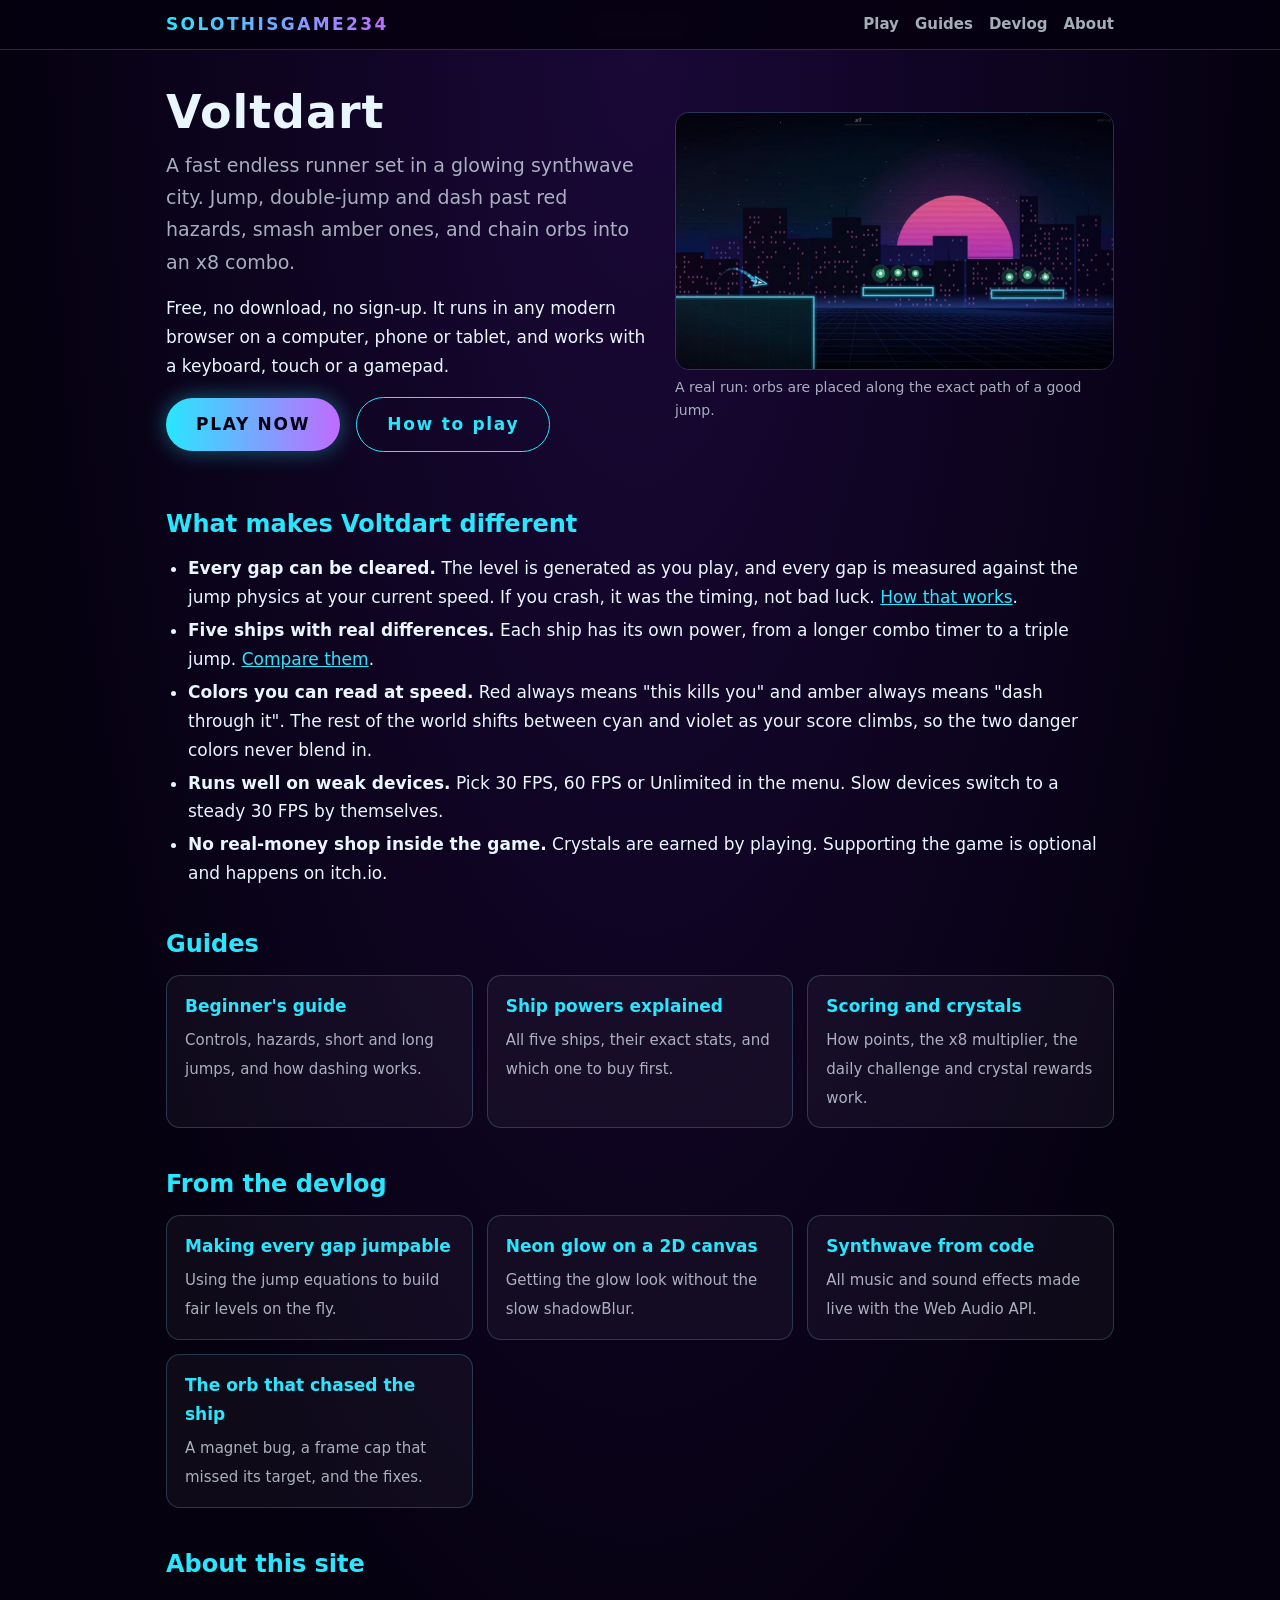
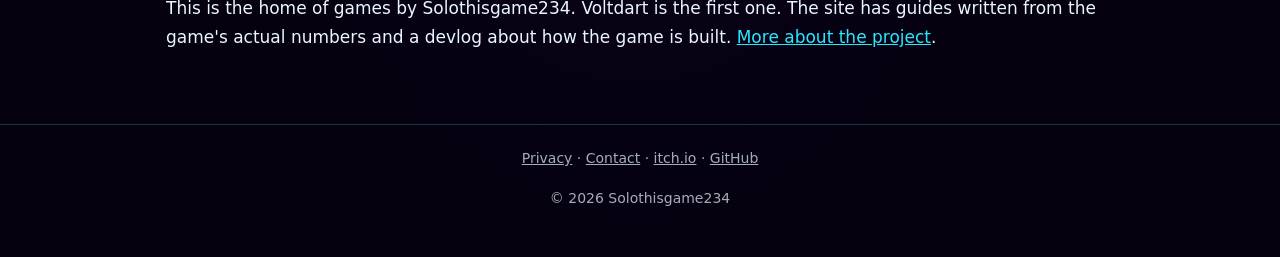
<file: index.html>
<!DOCTYPE html>
<html lang="en">
<head>
<meta charset="utf-8">
<meta name="viewport" content="width=device-width,initial-scale=1">
<title>Solothisgame234 Games: free neon browser games</title>
<meta name="description" content="Free browser games by Solothisgame234. Play Voltdart, a fast synthwave endless runner, and read guides and devlogs about how it was made.">
<meta name="google-adsense-account" content="ca-pub-7962215647782479">
<link rel="canonical" href="https://solothisgame234.github.io/">
<meta property="og:title" content="Solothisgame234 Games">
<meta property="og:description" content="Voltdart: a fast synthwave endless runner you can play in your browser.">
<meta property="og:image" content="https://solothisgame234.github.io/img/voltdart-gameplay.jpg">
<link rel="stylesheet" href="/style.css">
<script async src="https://pagead2.googlesyndication.com/pagead/js/adsbygoogle.js?client=ca-pub-7962215647782479" crossorigin="anonymous"></script>
</head>
<body>
<header class="top"><div class="in"><a class="brand" href="/">SOLOTHISGAME234</a><nav><a href="/games/voltdart.html">Play</a><a href="/guides.html">Guides</a><a href="/devlog/">Devlog</a><a href="/about.html">About</a></nav></div></header>
<main>
  <section class="hero">
    <div>
      <h1>Voltdart</h1>
      <p class="lead">A fast endless runner set in a glowing synthwave city. Jump, double-jump and dash past red hazards, smash amber ones, and chain orbs into an x8 combo.</p>
      <p>Free, no download, no sign-up. It runs in any modern browser on a computer, phone or tablet, and works with a keyboard, touch or a gamepad.</p>
      <p><a class="btn" href="/games/voltdart.html">PLAY NOW</a> &nbsp; <a class="btn ghost" href="/guides/beginners-guide.html">How to play</a></p>
    </div>
    <figure>
      <img src="/img/voltdart-gameplay.jpg" width="1200" height="701" alt="Voltdart gameplay: a neon arrow ship jumps toward floating platforms lined with green orbs, in front of a pink synthwave sun and city skyline">
      <figcaption>A real run: orbs are placed along the exact path of a good jump.</figcaption>
    </figure>
  </section>

  <h2>What makes Voltdart different</h2>
  <ul>
    <li><b>Every gap can be cleared.</b> The level is generated as you play, and every gap is measured against the jump physics at your current speed. If you crash, it was the timing, not bad luck. <a href="/devlog/every-gap-is-jumpable.html">How that works</a>.</li>
    <li><b>Five ships with real differences.</b> Each ship has its own power, from a longer combo timer to a triple jump. <a href="/guides/ship-powers.html">Compare them</a>.</li>
    <li><b>Colors you can read at speed.</b> Red always means "this kills you" and amber always means "dash through it". The rest of the world shifts between cyan and violet as your score climbs, so the two danger colors never blend in.</li>
    <li><b>Runs well on weak devices.</b> Pick 30 FPS, 60 FPS or Unlimited in the menu. Slow devices switch to a steady 30 FPS by themselves.</li>
    <li><b>No real-money shop inside the game.</b> Crystals are earned by playing. Supporting the game is optional and happens on itch.io.</li>
  </ul>

  <h2>Guides</h2>
  <div class="cards">
    <a class="card" href="/guides/beginners-guide.html"><b>Beginner's guide</b><span>Controls, hazards, short and long jumps, and how dashing works.</span></a>
    <a class="card" href="/guides/ship-powers.html"><b>Ship powers explained</b><span>All five ships, their exact stats, and which one to buy first.</span></a>
    <a class="card" href="/guides/scoring-and-crystals.html"><b>Scoring and crystals</b><span>How points, the x8 multiplier, the daily challenge and crystal rewards work.</span></a>
  </div>

  <h2>From the devlog</h2>
  <div class="cards">
    <a class="card" href="/devlog/every-gap-is-jumpable.html"><b>Making every gap jumpable</b><span>Using the jump equations to build fair levels on the fly.</span></a>
    <a class="card" href="/devlog/neon-glow-on-canvas.html"><b>Neon glow on a 2D canvas</b><span>Getting the glow look without the slow shadowBlur.</span></a>
    <a class="card" href="/devlog/synthwave-with-web-audio.html"><b>Synthwave from code</b><span>All music and sound effects made live with the Web Audio API.</span></a>
    <a class="card" href="/devlog/frame-rate-and-the-chasing-orb.html"><b>The orb that chased the ship</b><span>A magnet bug, a frame cap that missed its target, and the fixes.</span></a>
  </div>

  <h2>About this site</h2>
  <p>This is the home of games by Solothisgame234. Voltdart is the first one. The site has guides written from the game's actual numbers and a devlog about how the game is built. <a href="/about.html">More about the project</a>.</p>
</main>
<footer><p><a href="/privacy.html">Privacy</a> · <a href="/about.html#contact">Contact</a> · <a href="https://stgojo123.itch.io/voltdart">itch.io</a> · <a href="https://github.com/Solothisgame234">GitHub</a></p><p>© 2026 Solothisgame234</p></footer>
</body>
</html>
</file>
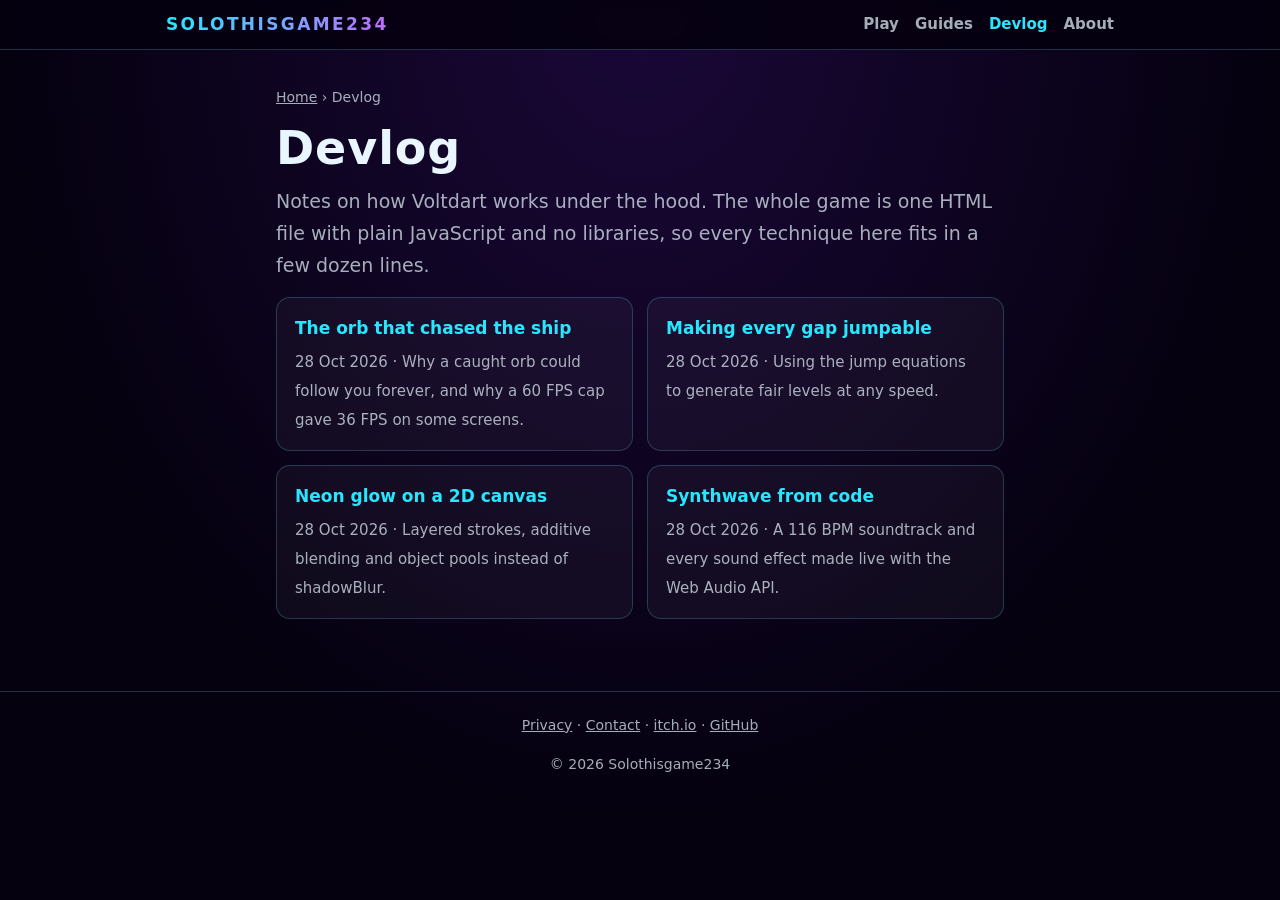
<file: devlog/index.html>
<!DOCTYPE html>
<html lang="en">
<head>
<meta charset="utf-8">
<meta name="viewport" content="width=device-width,initial-scale=1">
<title>Voltdart devlog: how the game is built</title>
<meta name="description" content="Development notes from Voltdart: procedural levels that are always beatable, neon rendering on canvas, synthesized music with Web Audio, and frame-rate bugs.">
<meta name="google-adsense-account" content="ca-pub-7962215647782479">
<link rel="canonical" href="https://solothisgame234.github.io/devlog/">
<link rel="stylesheet" href="/style.css">
<script async src="https://pagead2.googlesyndication.com/pagead/js/adsbygoogle.js?client=ca-pub-7962215647782479" crossorigin="anonymous"></script>
</head>
<body>
<header class="top"><div class="in"><a class="brand" href="/">SOLOTHISGAME234</a><nav><a href="/games/voltdart.html">Play</a><a href="/guides.html">Guides</a><a href="/devlog/" aria-current="page">Devlog</a><a href="/about.html">About</a></nav></div></header>
<main class="read">
  <p class="crumb"><a href="/">Home</a> › Devlog</p>
  <h1>Devlog</h1>
  <p class="lead">Notes on how Voltdart works under the hood. The whole game is one HTML file with plain JavaScript and no libraries, so every technique here fits in a few dozen lines.</p>
  <div class="cards">
    <a class="card" href="/devlog/frame-rate-and-the-chasing-orb.html"><b>The orb that chased the ship</b><span>28 Oct 2026 · Why a caught orb could follow you forever, and why a 60 FPS cap gave 36 FPS on some screens.</span></a>
    <a class="card" href="/devlog/every-gap-is-jumpable.html"><b>Making every gap jumpable</b><span>28 Oct 2026 · Using the jump equations to generate fair levels at any speed.</span></a>
    <a class="card" href="/devlog/neon-glow-on-canvas.html"><b>Neon glow on a 2D canvas</b><span>28 Oct 2026 · Layered strokes, additive blending and object pools instead of shadowBlur.</span></a>
    <a class="card" href="/devlog/synthwave-with-web-audio.html"><b>Synthwave from code</b><span>28 Oct 2026 · A 116 BPM soundtrack and every sound effect made live with the Web Audio API.</span></a>
  </div>
</main>
<footer><p><a href="/privacy.html">Privacy</a> · <a href="/about.html#contact">Contact</a> · <a href="https://stgojo123.itch.io/voltdart">itch.io</a> · <a href="https://github.com/Solothisgame234">GitHub</a></p><p>© 2026 Solothisgame234</p></footer>
</body>
</html>
</file>
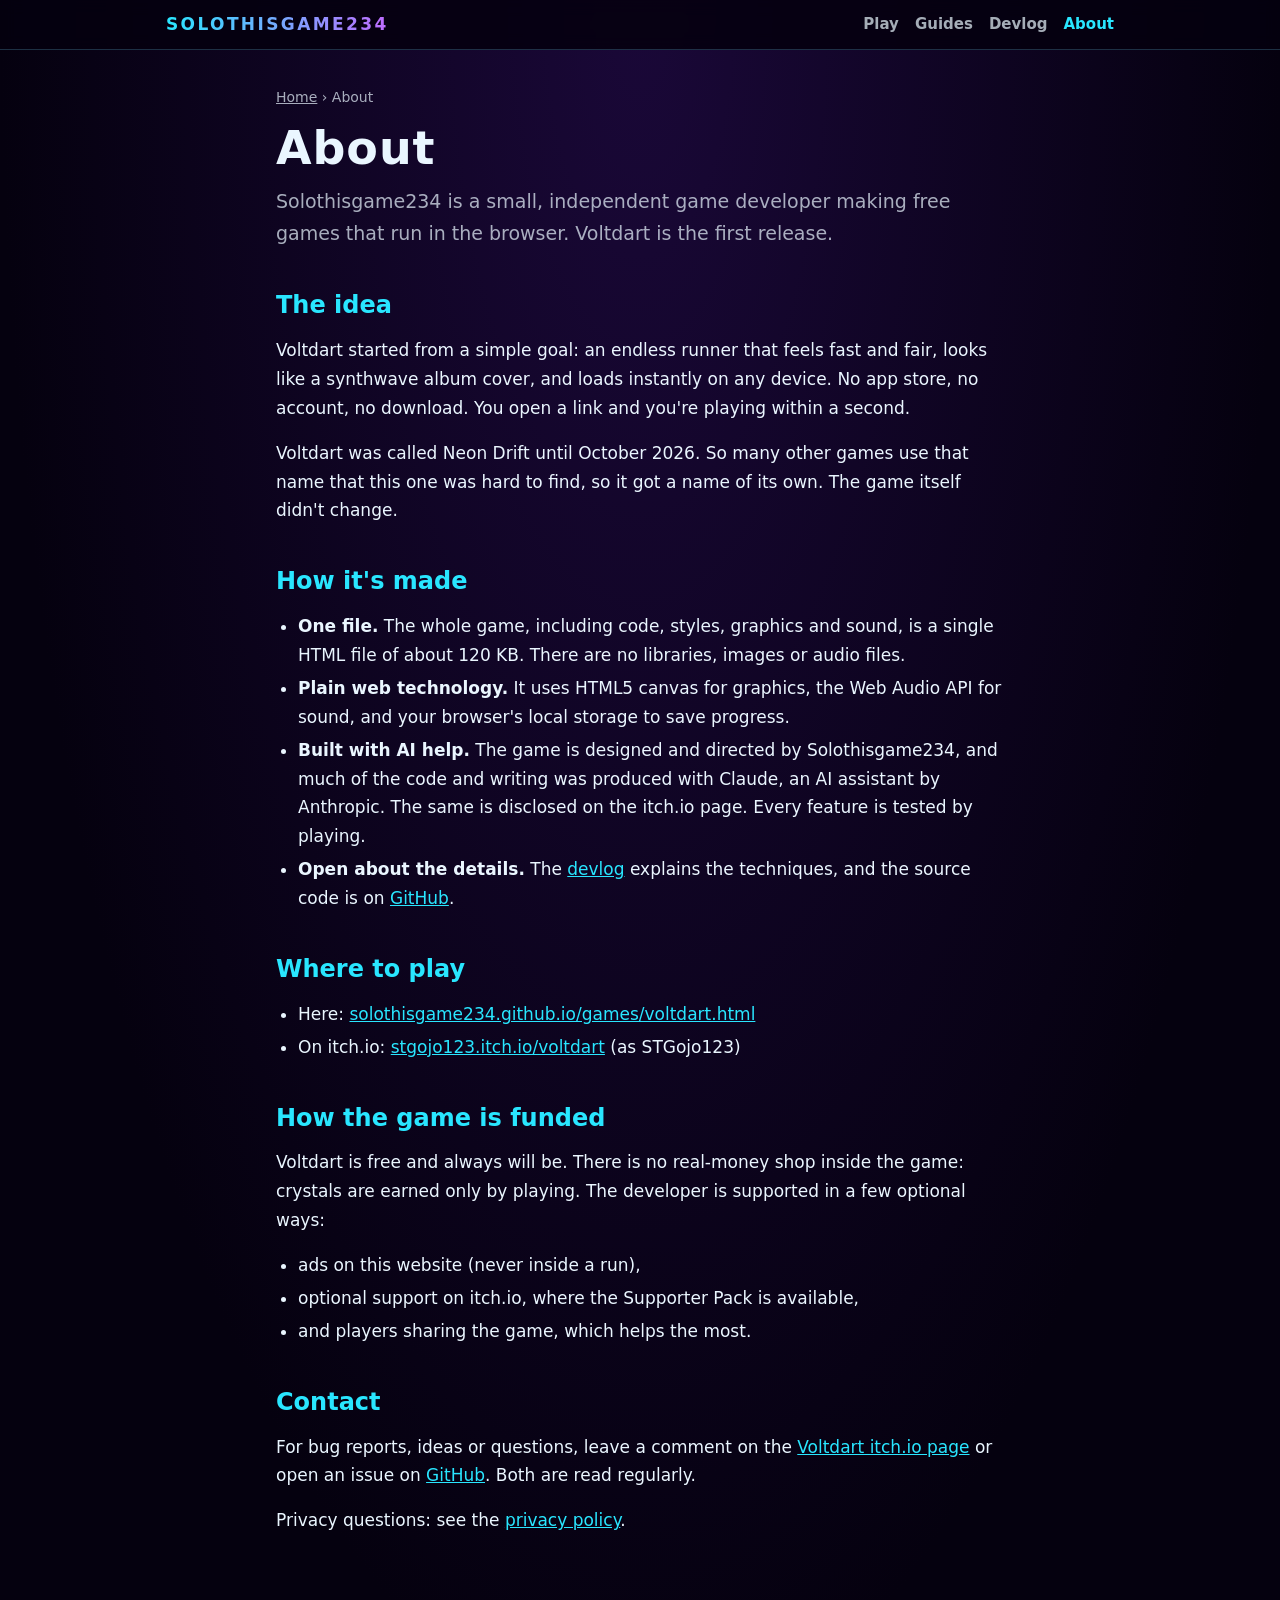
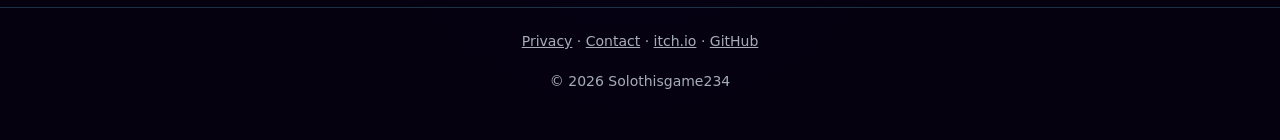
<file: about.html>
<!DOCTYPE html>
<html lang="en">
<head>
<meta charset="utf-8">
<meta name="viewport" content="width=device-width,initial-scale=1">
<title>About Solothisgame234 and Voltdart</title>
<meta name="description" content="Who makes Voltdart, how it's built, how the game is funded, and how to get in touch.">
<meta name="google-adsense-account" content="ca-pub-7962215647782479">
<link rel="canonical" href="https://solothisgame234.github.io/about.html">
<link rel="stylesheet" href="/style.css">
<script async src="https://pagead2.googlesyndication.com/pagead/js/adsbygoogle.js?client=ca-pub-7962215647782479" crossorigin="anonymous"></script>
</head>
<body>
<header class="top"><div class="in"><a class="brand" href="/">SOLOTHISGAME234</a><nav><a href="/games/voltdart.html">Play</a><a href="/guides.html">Guides</a><a href="/devlog/">Devlog</a><a href="/about.html" aria-current="page">About</a></nav></div></header>
<main class="read">
  <p class="crumb"><a href="/">Home</a> › About</p>
  <h1>About</h1>
  <p class="lead">Solothisgame234 is a small, independent game developer making free games that run in the browser. Voltdart is the first release.</p>

  <h2>The idea</h2>
  <p>Voltdart started from a simple goal: an endless runner that feels fast and fair, looks like a synthwave album cover, and loads instantly on any device. No app store, no account, no download. You open a link and you're playing within a second.</p>
  <p>Voltdart was called Neon Drift until October 2026. So many other games use that name that this one was hard to find, so it got a name of its own. The game itself didn't change.</p>

  <h2>How it's made</h2>
  <ul>
    <li><b>One file.</b> The whole game, including code, styles, graphics and sound, is a single HTML file of about 120 KB. There are no libraries, images or audio files.</li>
    <li><b>Plain web technology.</b> It uses HTML5 canvas for graphics, the Web Audio API for sound, and your browser's local storage to save progress.</li>
    <li><b>Built with AI help.</b> The game is designed and directed by Solothisgame234, and much of the code and writing was produced with Claude, an AI assistant by Anthropic. The same is disclosed on the itch.io page. Every feature is tested by playing.</li>
    <li><b>Open about the details.</b> The <a href="/devlog/">devlog</a> explains the techniques, and the source code is on <a href="https://github.com/Solothisgame234/voltdart">GitHub</a>.</li>
  </ul>

  <h2>Where to play</h2>
  <ul>
    <li>Here: <a href="/games/voltdart.html">solothisgame234.github.io/games/voltdart.html</a></li>
    <li>On itch.io: <a href="https://stgojo123.itch.io/voltdart">stgojo123.itch.io/voltdart</a> (as STGojo123)</li>
  </ul>

  <h2>How the game is funded</h2>
  <p>Voltdart is free and always will be. There is no real-money shop inside the game: crystals are earned only by playing. The developer is supported in a few optional ways:</p>
  <ul>
    <li>ads on this website (never inside a run),</li>
    <li>optional support on itch.io, where the Supporter Pack is available,</li>
    <li>and players sharing the game, which helps the most.</li>
  </ul>

  <h2 id="contact">Contact</h2>
  <p>For bug reports, ideas or questions, leave a comment on the <a href="https://stgojo123.itch.io/voltdart">Voltdart itch.io page</a> or open an issue on <a href="https://github.com/Solothisgame234/voltdart/issues">GitHub</a>. Both are read regularly.</p>
  <p>Privacy questions: see the <a href="/privacy.html">privacy policy</a>.</p>
</main>
<footer><p><a href="/privacy.html">Privacy</a> · <a href="/about.html#contact">Contact</a> · <a href="https://stgojo123.itch.io/voltdart">itch.io</a> · <a href="https://github.com/Solothisgame234">GitHub</a></p><p>© 2026 Solothisgame234</p></footer>
</body>
</html>
</file>
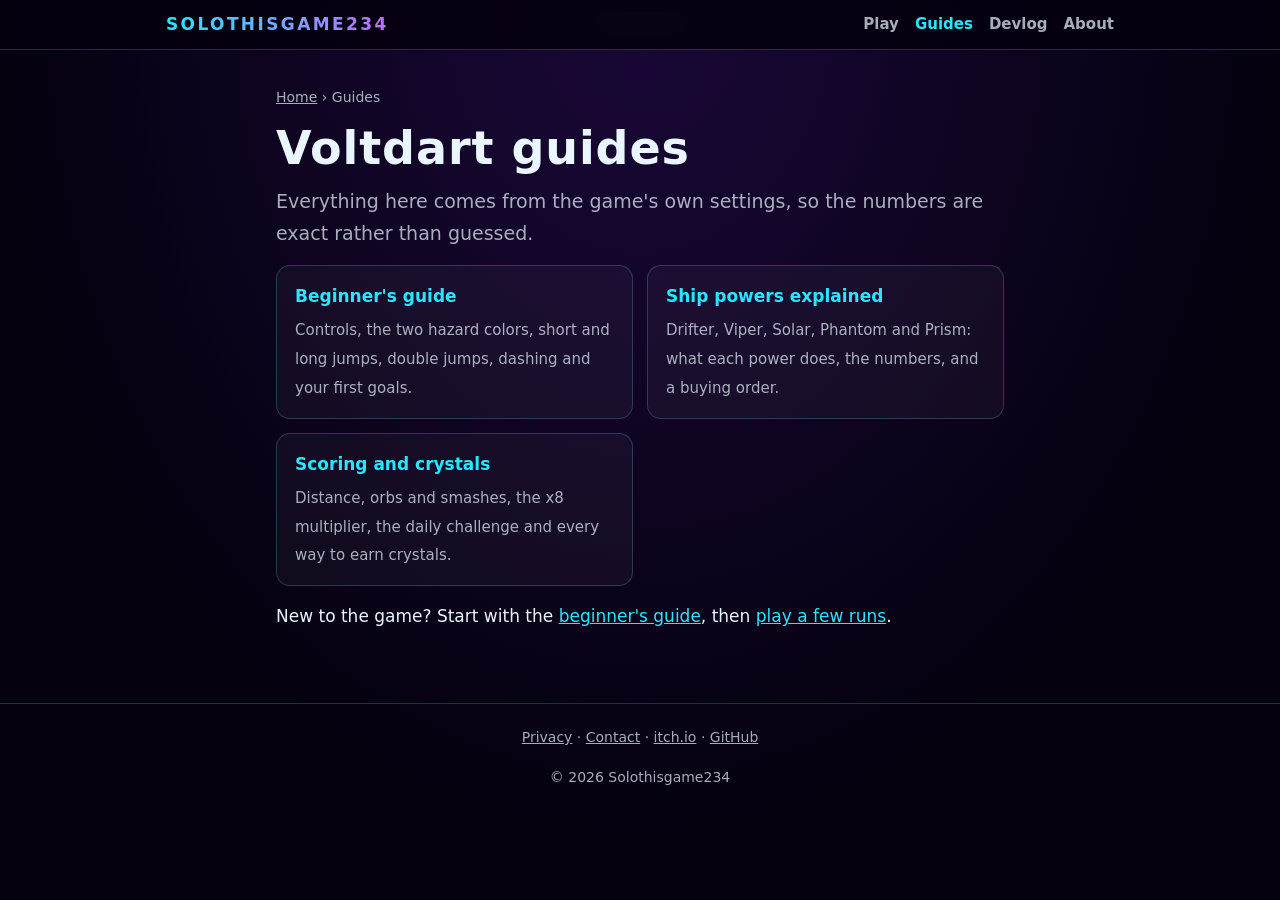
<file: guides.html>
<!DOCTYPE html>
<html lang="en">
<head>
<meta charset="utf-8">
<meta name="viewport" content="width=device-width,initial-scale=1">
<title>Voltdart guides</title>
<meta name="description" content="Guides for Voltdart: controls and basics, every ship power with exact stats, and how scoring, combos and crystals work.">
<meta name="google-adsense-account" content="ca-pub-7962215647782479">
<link rel="canonical" href="https://solothisgame234.github.io/guides.html">
<link rel="stylesheet" href="/style.css">
<script async src="https://pagead2.googlesyndication.com/pagead/js/adsbygoogle.js?client=ca-pub-7962215647782479" crossorigin="anonymous"></script>
</head>
<body>
<header class="top"><div class="in"><a class="brand" href="/">SOLOTHISGAME234</a><nav><a href="/games/voltdart.html">Play</a><a href="/guides.html" aria-current="page">Guides</a><a href="/devlog/">Devlog</a><a href="/about.html">About</a></nav></div></header>
<main class="read">
  <p class="crumb"><a href="/">Home</a> › Guides</p>
  <h1>Voltdart guides</h1>
  <p class="lead">Everything here comes from the game's own settings, so the numbers are exact rather than guessed.</p>
  <div class="cards">
    <a class="card" href="/guides/beginners-guide.html"><b>Beginner's guide</b><span>Controls, the two hazard colors, short and long jumps, double jumps, dashing and your first goals.</span></a>
    <a class="card" href="/guides/ship-powers.html"><b>Ship powers explained</b><span>Drifter, Viper, Solar, Phantom and Prism: what each power does, the numbers, and a buying order.</span></a>
    <a class="card" href="/guides/scoring-and-crystals.html"><b>Scoring and crystals</b><span>Distance, orbs and smashes, the x8 multiplier, the daily challenge and every way to earn crystals.</span></a>
  </div>
  <p>New to the game? Start with the <a href="/guides/beginners-guide.html">beginner's guide</a>, then <a href="/games/voltdart.html">play a few runs</a>.</p>
</main>
<footer><p><a href="/privacy.html">Privacy</a> · <a href="/about.html#contact">Contact</a> · <a href="https://stgojo123.itch.io/voltdart">itch.io</a> · <a href="https://github.com/Solothisgame234">GitHub</a></p><p>© 2026 Solothisgame234</p></footer>
</body>
</html>
</file>
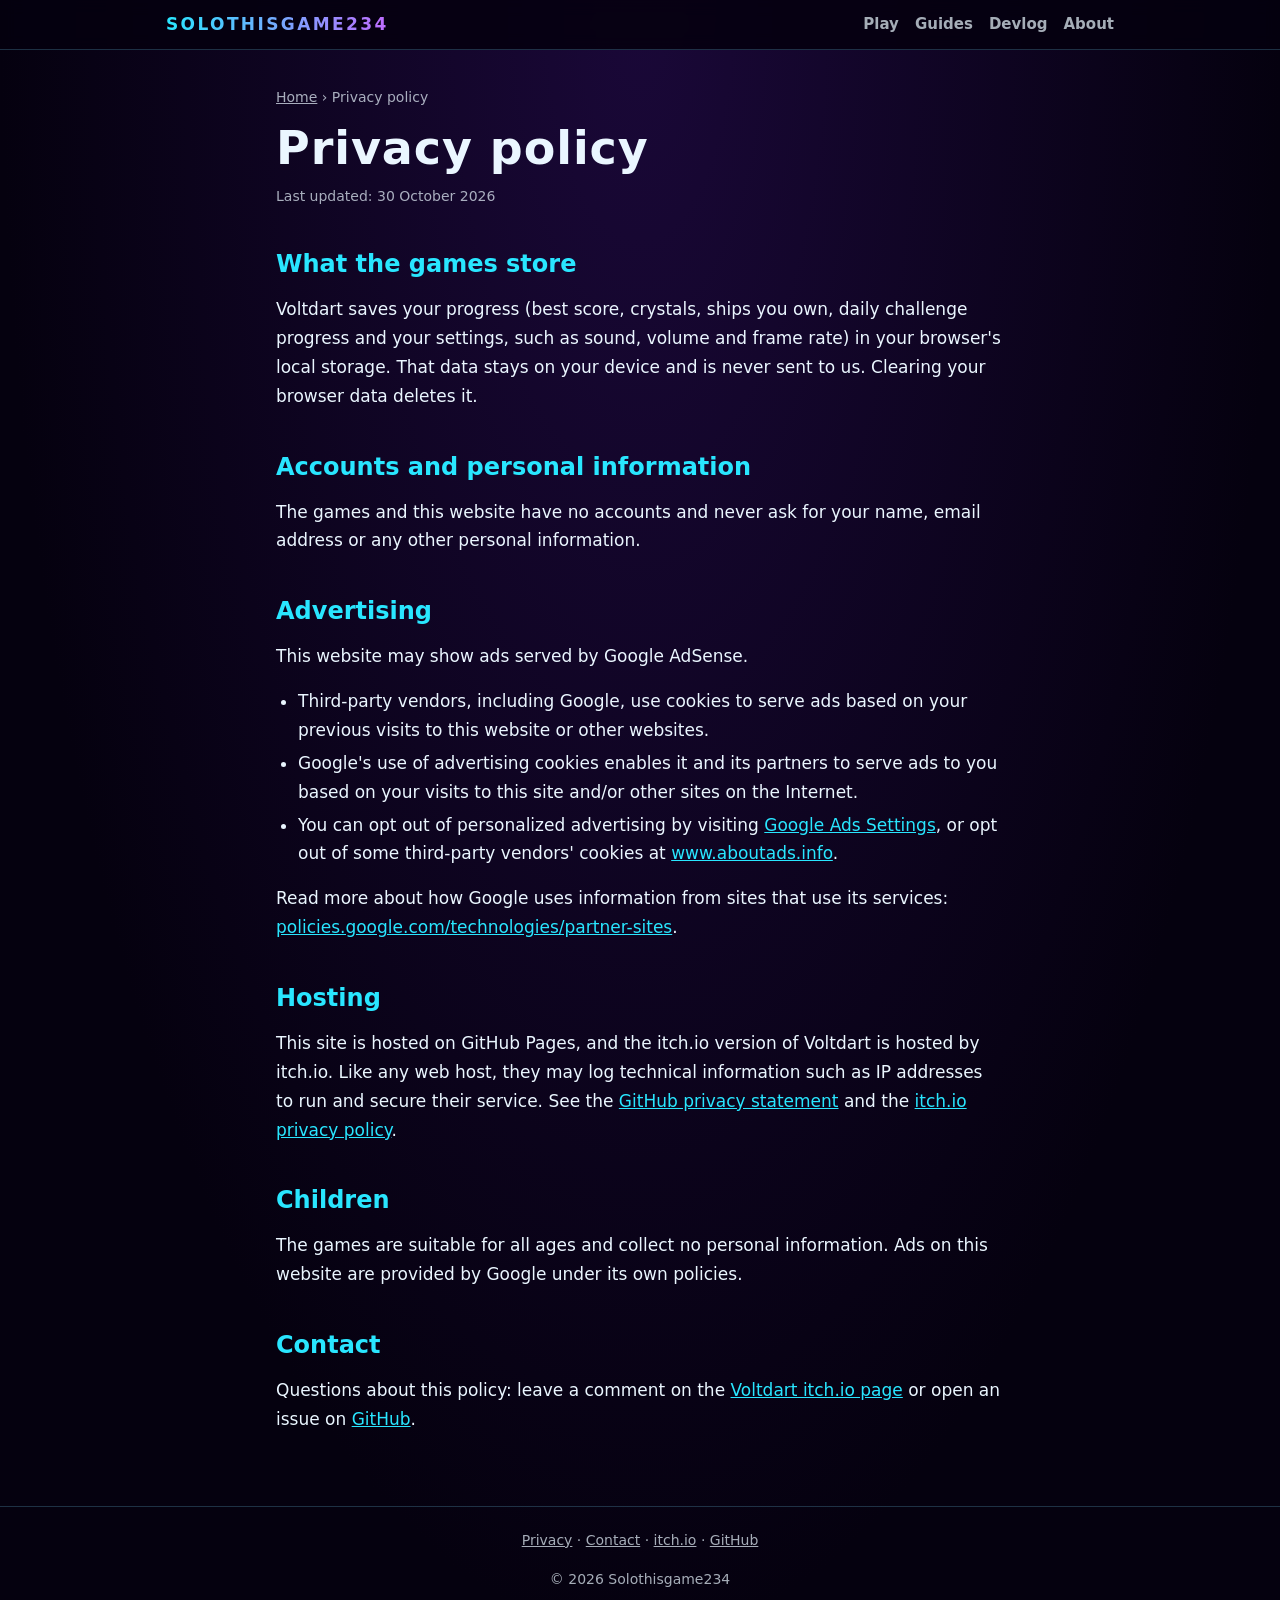
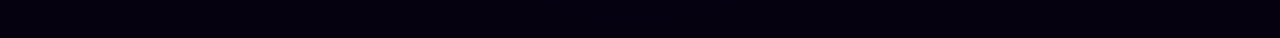
<file: privacy.html>
<!DOCTYPE html>
<html lang="en">
<head>
<meta charset="utf-8">
<meta name="viewport" content="width=device-width,initial-scale=1">
<title>Privacy policy · Solothisgame234 Games</title>
<meta name="description" content="What Solothisgame234's games and website store, how advertising cookies are used, and how to opt out.">
<meta name="google-adsense-account" content="ca-pub-7962215647782479">
<link rel="canonical" href="https://solothisgame234.github.io/privacy.html">
<link rel="stylesheet" href="/style.css">
<script async src="https://pagead2.googlesyndication.com/pagead/js/adsbygoogle.js?client=ca-pub-7962215647782479" crossorigin="anonymous"></script>
</head>
<body>
<header class="top"><div class="in"><a class="brand" href="/">SOLOTHISGAME234</a><nav><a href="/games/voltdart.html">Play</a><a href="/guides.html">Guides</a><a href="/devlog/">Devlog</a><a href="/about.html">About</a></nav></div></header>
<main class="read">
  <p class="crumb"><a href="/">Home</a> › Privacy policy</p>
  <h1>Privacy policy</h1>
  <p class="meta">Last updated: 30 October 2026</p>

  <h2>What the games store</h2>
  <p>Voltdart saves your progress (best score, crystals, ships you own, daily challenge progress and your settings, such as sound, volume and frame rate) in your browser's local storage. That data stays on your device and is never sent to us. Clearing your browser data deletes it.</p>

  <h2>Accounts and personal information</h2>
  <p>The games and this website have no accounts and never ask for your name, email address or any other personal information.</p>

  <h2>Advertising</h2>
  <p>This website may show ads served by Google AdSense.</p>
  <ul>
    <li>Third-party vendors, including Google, use cookies to serve ads based on your previous visits to this website or other websites.</li>
    <li>Google's use of advertising cookies enables it and its partners to serve ads to you based on your visits to this site and/or other sites on the Internet.</li>
    <li>You can opt out of personalized advertising by visiting <a href="https://www.google.com/settings/ads">Google Ads Settings</a>, or opt out of some third-party vendors' cookies at <a href="https://www.aboutads.info/choices/">www.aboutads.info</a>.</li>
  </ul>
  <p>Read more about how Google uses information from sites that use its services: <a href="https://policies.google.com/technologies/partner-sites">policies.google.com/technologies/partner-sites</a>.</p>

  <h2>Hosting</h2>
  <p>This site is hosted on GitHub Pages, and the itch.io version of Voltdart is hosted by itch.io. Like any web host, they may log technical information such as IP addresses to run and secure their service. See the <a href="https://docs.github.com/en/site-policy/privacy-policies/github-general-privacy-statement">GitHub privacy statement</a> and the <a href="https://itch.io/docs/legal/privacy-policy">itch.io privacy policy</a>.</p>

  <h2>Children</h2>
  <p>The games are suitable for all ages and collect no personal information. Ads on this website are provided by Google under its own policies.</p>

  <h2>Contact</h2>
  <p>Questions about this policy: leave a comment on the <a href="https://stgojo123.itch.io/voltdart">Voltdart itch.io page</a> or open an issue on <a href="https://github.com/Solothisgame234/voltdart/issues">GitHub</a>.</p>
</main>
<footer><p><a href="/privacy.html">Privacy</a> · <a href="/about.html#contact">Contact</a> · <a href="https://stgojo123.itch.io/voltdart">itch.io</a> · <a href="https://github.com/Solothisgame234">GitHub</a></p><p>© 2026 Solothisgame234</p></footer>
</body>
</html>
</file>
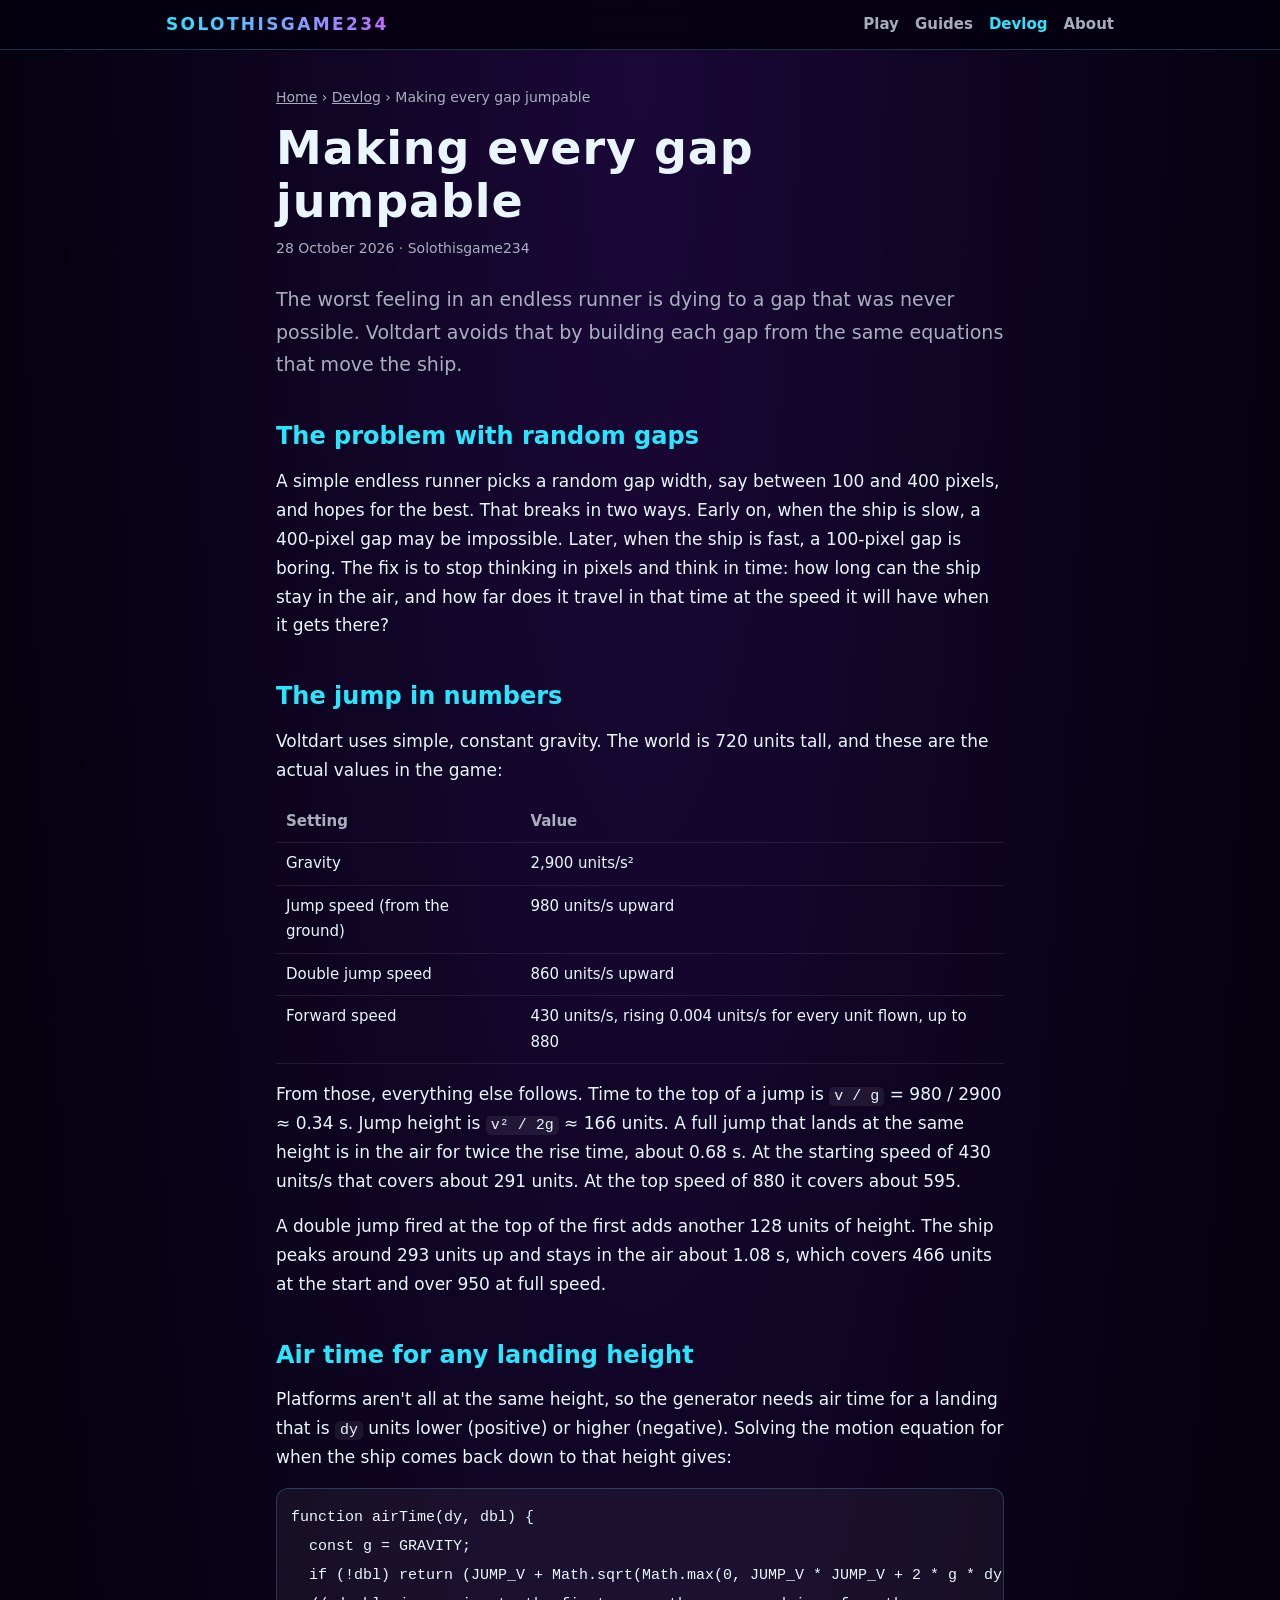
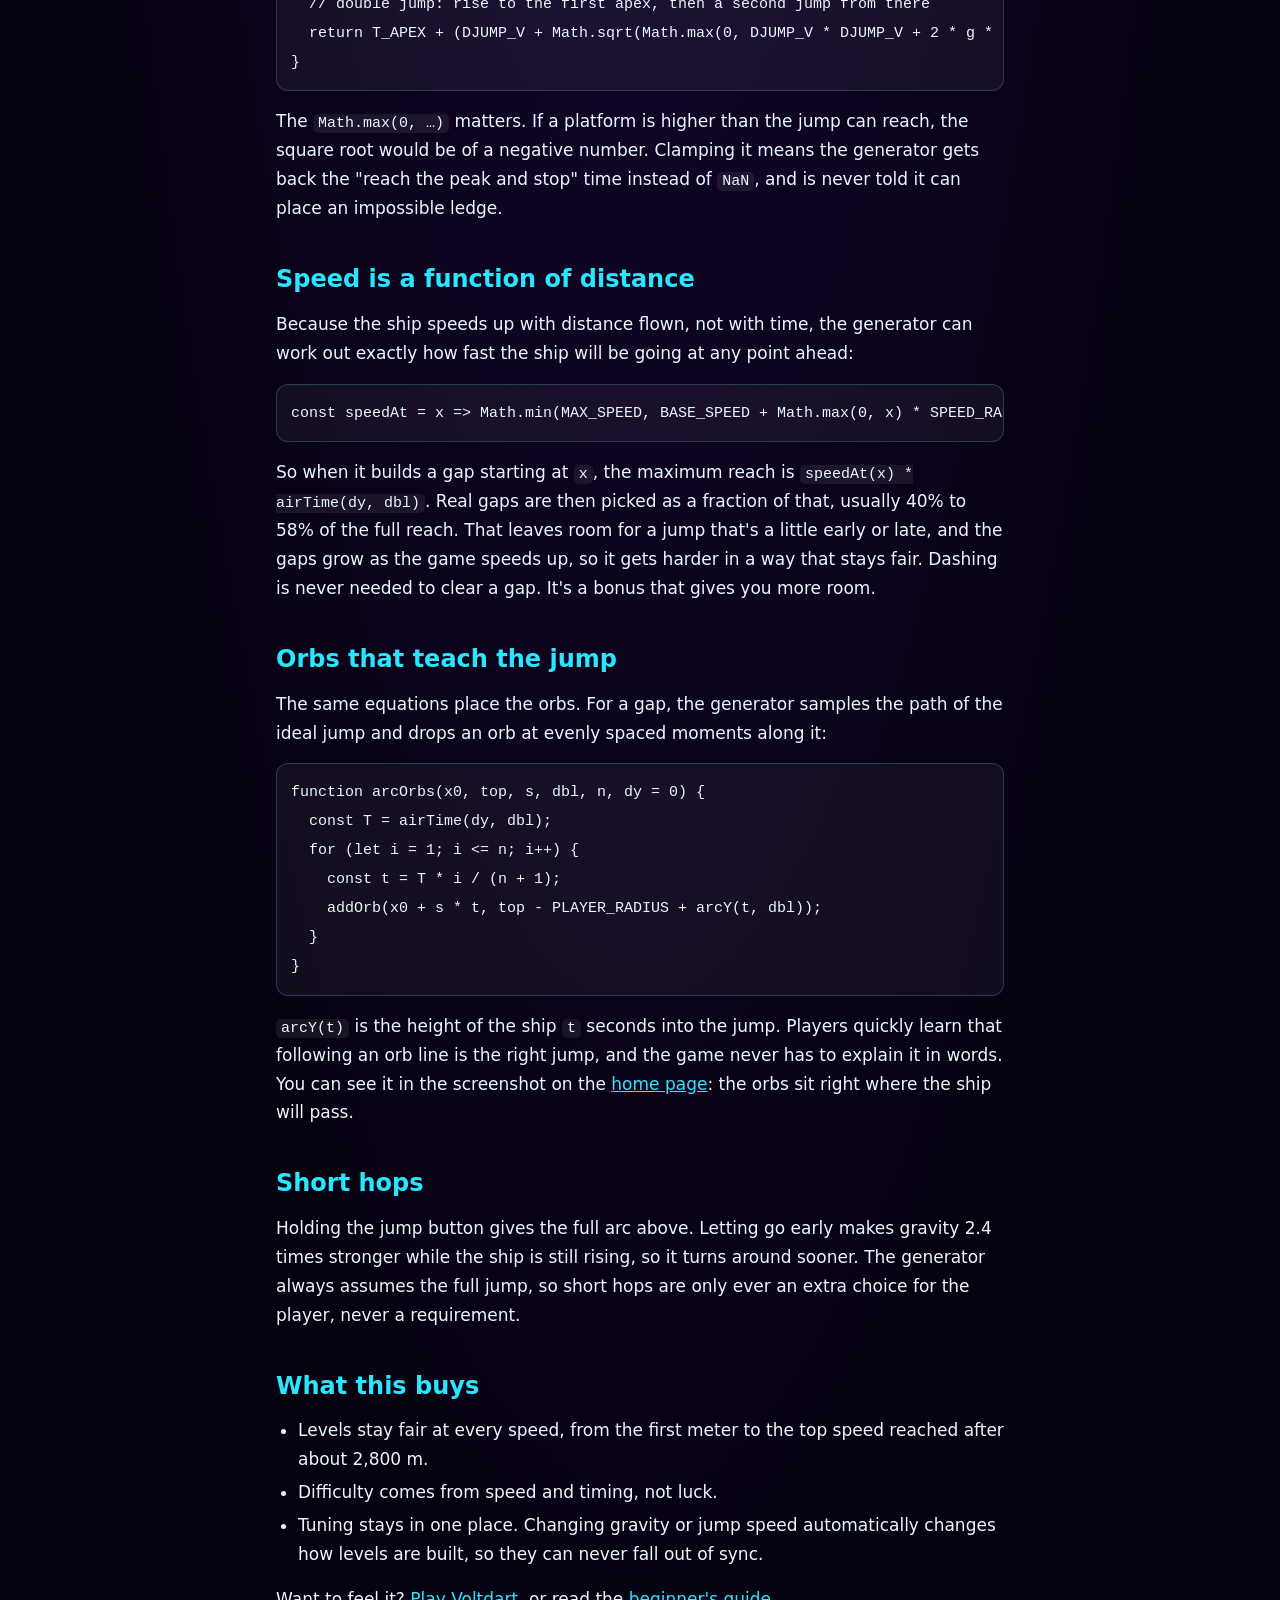
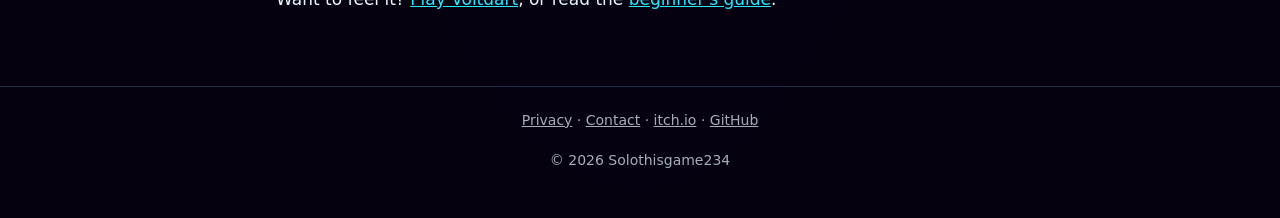
<file: devlog/every-gap-is-jumpable.html>
<!DOCTYPE html>
<html lang="en">
<head>
<meta charset="utf-8">
<meta name="viewport" content="width=device-width,initial-scale=1">
<title>Making every gap jumpable: physics-aware level generation in Voltdart</title>
<meta name="description" content="How Voltdart generates endless levels that are always beatable: jump equations, air time, speed ramps, and placing orbs along the ideal jump arc.">
<meta name="google-adsense-account" content="ca-pub-7962215647782479">
<link rel="canonical" href="https://solothisgame234.github.io/devlog/every-gap-is-jumpable.html">
<link rel="stylesheet" href="/style.css">
<script async src="https://pagead2.googlesyndication.com/pagead/js/adsbygoogle.js?client=ca-pub-7962215647782479" crossorigin="anonymous"></script>
</head>
<body>
<header class="top"><div class="in"><a class="brand" href="/">SOLOTHISGAME234</a><nav><a href="/games/voltdart.html">Play</a><a href="/guides.html">Guides</a><a href="/devlog/" aria-current="page">Devlog</a><a href="/about.html">About</a></nav></div></header>
<main class="read">
  <p class="crumb"><a href="/">Home</a> › <a href="/devlog/">Devlog</a> › Making every gap jumpable</p>
  <h1>Making every gap jumpable</h1>
  <p class="meta">28 October 2026 · Solothisgame234</p>
  <p class="lead">The worst feeling in an endless runner is dying to a gap that was never possible. Voltdart avoids that by building each gap from the same equations that move the ship.</p>

  <h2>The problem with random gaps</h2>
  <p>A simple endless runner picks a random gap width, say between 100 and 400 pixels, and hopes for the best. That breaks in two ways. Early on, when the ship is slow, a 400-pixel gap may be impossible. Later, when the ship is fast, a 100-pixel gap is boring. The fix is to stop thinking in pixels and think in time: how long can the ship stay in the air, and how far does it travel in that time at the speed it will have when it gets there?</p>

  <h2>The jump in numbers</h2>
  <p>Voltdart uses simple, constant gravity. The world is 720 units tall, and these are the actual values in the game:</p>
  <div class="scroll"><table>
    <tr><th>Setting</th><th>Value</th></tr>
    <tr><td>Gravity</td><td>2,900 units/s²</td></tr>
    <tr><td>Jump speed (from the ground)</td><td>980 units/s upward</td></tr>
    <tr><td>Double jump speed</td><td>860 units/s upward</td></tr>
    <tr><td>Forward speed</td><td>430 units/s, rising 0.004 units/s for every unit flown, up to 880</td></tr>
  </table></div>
  <p>From those, everything else follows. Time to the top of a jump is <code>v / g</code> = 980 / 2900 ≈ 0.34 s. Jump height is <code>v² / 2g</code> ≈ 166 units. A full jump that lands at the same height is in the air for twice the rise time, about 0.68 s. At the starting speed of 430 units/s that covers about 291 units. At the top speed of 880 it covers about 595.</p>
  <p>A double jump fired at the top of the first adds another 128 units of height. The ship peaks around 293 units up and stays in the air about 1.08 s, which covers 466 units at the start and over 950 at full speed.</p>

  <h2>Air time for any landing height</h2>
  <p>Platforms aren't all at the same height, so the generator needs air time for a landing that is <code>dy</code> units lower (positive) or higher (negative). Solving the motion equation for when the ship comes back down to that height gives:</p>
  <pre><code>function airTime(dy, dbl) {
  const g = GRAVITY;
  if (!dbl) return (JUMP_V + Math.sqrt(Math.max(0, JUMP_V * JUMP_V + 2 * g * dy))) / g;
  // double jump: rise to the first apex, then a second jump from there
  return T_APEX + (DJUMP_V + Math.sqrt(Math.max(0, DJUMP_V * DJUMP_V + 2 * g * (dy + H1)))) / g;
}</code></pre>
  <p>The <code>Math.max(0, …)</code> matters. If a platform is higher than the jump can reach, the square root would be of a negative number. Clamping it means the generator gets back the "reach the peak and stop" time instead of <code>NaN</code>, and is never told it can place an impossible ledge.</p>

  <h2>Speed is a function of distance</h2>
  <p>Because the ship speeds up with distance flown, not with time, the generator can work out exactly how fast the ship will be going at any point ahead:</p>
  <pre><code>const speedAt = x =&gt; Math.min(MAX_SPEED, BASE_SPEED + Math.max(0, x) * SPEED_RAMP);</code></pre>
  <p>So when it builds a gap starting at <code>x</code>, the maximum reach is <code>speedAt(x) * airTime(dy, dbl)</code>. Real gaps are then picked as a fraction of that, usually 40% to 58% of the full reach. That leaves room for a jump that's a little early or late, and the gaps grow as the game speeds up, so it gets harder in a way that stays fair. Dashing is never needed to clear a gap. It's a bonus that gives you more room.</p>

  <h2>Orbs that teach the jump</h2>
  <p>The same equations place the orbs. For a gap, the generator samples the path of the ideal jump and drops an orb at evenly spaced moments along it:</p>
  <pre><code>function arcOrbs(x0, top, s, dbl, n, dy = 0) {
  const T = airTime(dy, dbl);
  for (let i = 1; i &lt;= n; i++) {
    const t = T * i / (n + 1);
    addOrb(x0 + s * t, top - PLAYER_RADIUS + arcY(t, dbl));
  }
}</code></pre>
  <p><code>arcY(t)</code> is the height of the ship <code>t</code> seconds into the jump. Players quickly learn that following an orb line is the right jump, and the game never has to explain it in words. You can see it in the screenshot on the <a href="/">home page</a>: the orbs sit right where the ship will pass.</p>

  <h2>Short hops</h2>
  <p>Holding the jump button gives the full arc above. Letting go early makes gravity 2.4 times stronger while the ship is still rising, so it turns around sooner. The generator always assumes the full jump, so short hops are only ever an extra choice for the player, never a requirement.</p>

  <h2>What this buys</h2>
  <ul>
    <li>Levels stay fair at every speed, from the first meter to the top speed reached after about 2,800 m.</li>
    <li>Difficulty comes from speed and timing, not luck.</li>
    <li>Tuning stays in one place. Changing gravity or jump speed automatically changes how levels are built, so they can never fall out of sync.</li>
  </ul>
  <p>Want to feel it? <a href="/games/voltdart.html">Play Voltdart</a>, or read the <a href="/guides/beginners-guide.html">beginner's guide</a>.</p>
</main>
<footer><p><a href="/privacy.html">Privacy</a> · <a href="/about.html#contact">Contact</a> · <a href="https://stgojo123.itch.io/voltdart">itch.io</a> · <a href="https://github.com/Solothisgame234">GitHub</a></p><p>© 2026 Solothisgame234</p></footer>
</body>
</html>
</file>
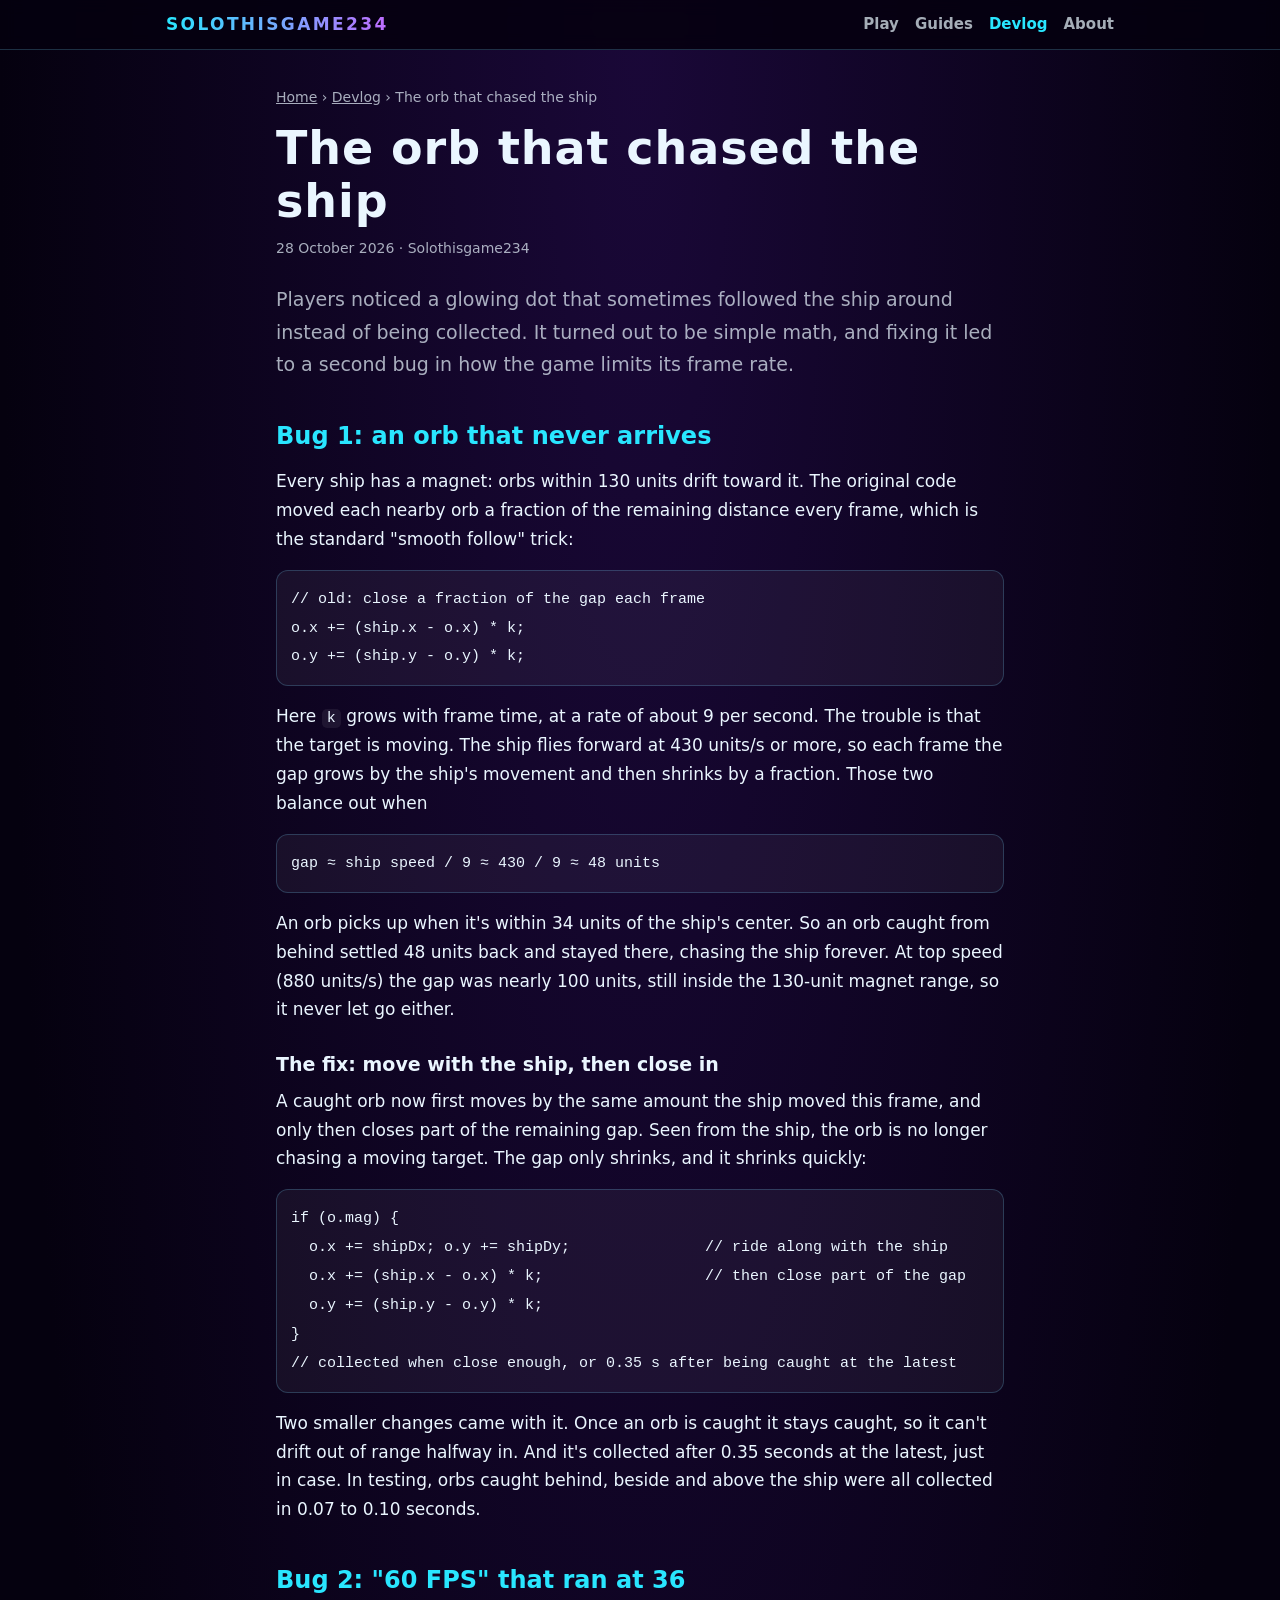
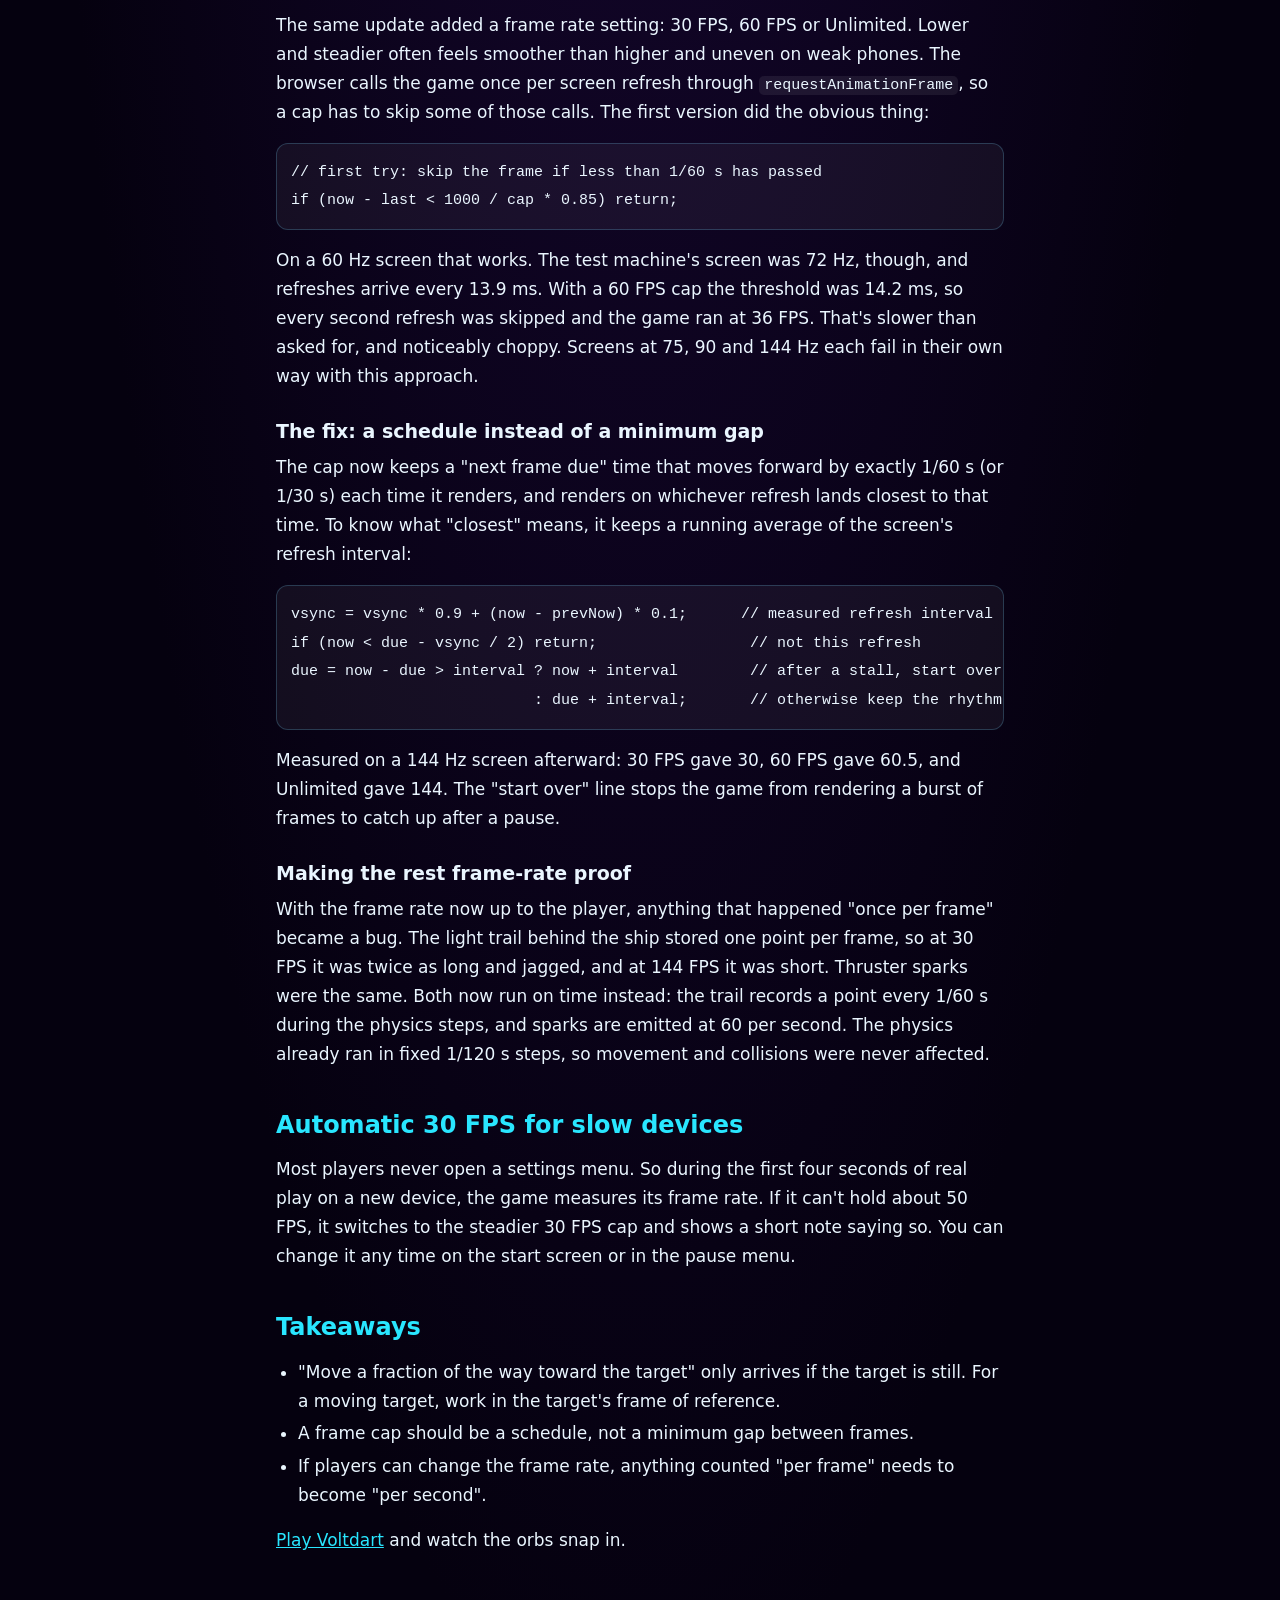
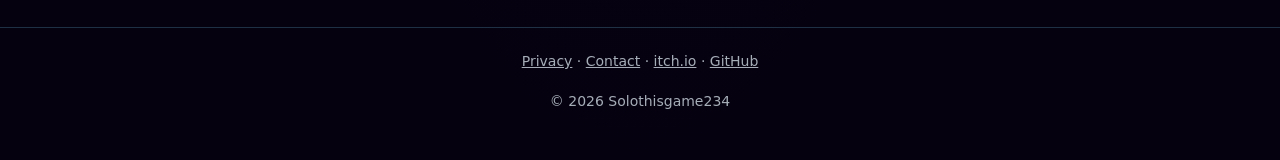
<file: devlog/frame-rate-and-the-chasing-orb.html>
<!DOCTYPE html>
<html lang="en">
<head>
<meta charset="utf-8">
<meta name="viewport" content="width=device-width,initial-scale=1">
<title>The orb that chased the ship: fixing a magnet bug and a frame cap in Voltdart</title>
<meta name="description" content="Two bugs from Voltdart: a magnet that let orbs trail the ship forever, and a 60 FPS cap that gave 36 FPS on 72 Hz screens. The math behind both, and the fixes.">
<meta name="google-adsense-account" content="ca-pub-7962215647782479">
<link rel="canonical" href="https://solothisgame234.github.io/devlog/frame-rate-and-the-chasing-orb.html">
<link rel="stylesheet" href="/style.css">
<script async src="https://pagead2.googlesyndication.com/pagead/js/adsbygoogle.js?client=ca-pub-7962215647782479" crossorigin="anonymous"></script>
</head>
<body>
<header class="top"><div class="in"><a class="brand" href="/">SOLOTHISGAME234</a><nav><a href="/games/voltdart.html">Play</a><a href="/guides.html">Guides</a><a href="/devlog/" aria-current="page">Devlog</a><a href="/about.html">About</a></nav></div></header>
<main class="read">
  <p class="crumb"><a href="/">Home</a> › <a href="/devlog/">Devlog</a> › The orb that chased the ship</p>
  <h1>The orb that chased the ship</h1>
  <p class="meta">28 October 2026 · Solothisgame234</p>
  <p class="lead">Players noticed a glowing dot that sometimes followed the ship around instead of being collected. It turned out to be simple math, and fixing it led to a second bug in how the game limits its frame rate.</p>

  <h2>Bug 1: an orb that never arrives</h2>
  <p>Every ship has a magnet: orbs within 130 units drift toward it. The original code moved each nearby orb a fraction of the remaining distance every frame, which is the standard "smooth follow" trick:</p>
  <pre><code>// old: close a fraction of the gap each frame
o.x += (ship.x - o.x) * k;
o.y += (ship.y - o.y) * k;</code></pre>
  <p>Here <code>k</code> grows with frame time, at a rate of about 9 per second. The trouble is that the target is moving. The ship flies forward at 430 units/s or more, so each frame the gap grows by the ship's movement and then shrinks by a fraction. Those two balance out when</p>
  <pre><code>gap ≈ ship speed / 9 ≈ 430 / 9 ≈ 48 units</code></pre>
  <p>An orb picks up when it's within 34 units of the ship's center. So an orb caught from behind settled 48 units back and stayed there, chasing the ship forever. At top speed (880 units/s) the gap was nearly 100 units, still inside the 130-unit magnet range, so it never let go either.</p>

  <h3>The fix: move with the ship, then close in</h3>
  <p>A caught orb now first moves by the same amount the ship moved this frame, and only then closes part of the remaining gap. Seen from the ship, the orb is no longer chasing a moving target. The gap only shrinks, and it shrinks quickly:</p>
  <pre><code>if (o.mag) {
  o.x += shipDx; o.y += shipDy;               // ride along with the ship
  o.x += (ship.x - o.x) * k;                  // then close part of the gap
  o.y += (ship.y - o.y) * k;
}
// collected when close enough, or 0.35 s after being caught at the latest</code></pre>
  <p>Two smaller changes came with it. Once an orb is caught it stays caught, so it can't drift out of range halfway in. And it's collected after 0.35 seconds at the latest, just in case. In testing, orbs caught behind, beside and above the ship were all collected in 0.07 to 0.10 seconds.</p>

  <h2>Bug 2: "60 FPS" that ran at 36</h2>
  <p>The same update added a frame rate setting: 30 FPS, 60 FPS or Unlimited. Lower and steadier often feels smoother than higher and uneven on weak phones. The browser calls the game once per screen refresh through <code>requestAnimationFrame</code>, so a cap has to skip some of those calls. The first version did the obvious thing:</p>
  <pre><code>// first try: skip the frame if less than 1/60 s has passed
if (now - last &lt; 1000 / cap * 0.85) return;</code></pre>
  <p>On a 60 Hz screen that works. The test machine's screen was 72 Hz, though, and refreshes arrive every 13.9 ms. With a 60 FPS cap the threshold was 14.2 ms, so every second refresh was skipped and the game ran at 36 FPS. That's slower than asked for, and noticeably choppy. Screens at 75, 90 and 144 Hz each fail in their own way with this approach.</p>

  <h3>The fix: a schedule instead of a minimum gap</h3>
  <p>The cap now keeps a "next frame due" time that moves forward by exactly 1/60 s (or 1/30 s) each time it renders, and renders on whichever refresh lands closest to that time. To know what "closest" means, it keeps a running average of the screen's refresh interval:</p>
  <pre><code>vsync = vsync * 0.9 + (now - prevNow) * 0.1;      // measured refresh interval
if (now &lt; due - vsync / 2) return;                 // not this refresh
due = now - due &gt; interval ? now + interval        // after a stall, start over
                           : due + interval;       // otherwise keep the rhythm</code></pre>
  <p>Measured on a 144 Hz screen afterward: 30 FPS gave 30, 60 FPS gave 60.5, and Unlimited gave 144. The "start over" line stops the game from rendering a burst of frames to catch up after a pause.</p>

  <h3>Making the rest frame-rate proof</h3>
  <p>With the frame rate now up to the player, anything that happened "once per frame" became a bug. The light trail behind the ship stored one point per frame, so at 30 FPS it was twice as long and jagged, and at 144 FPS it was short. Thruster sparks were the same. Both now run on time instead: the trail records a point every 1/60 s during the physics steps, and sparks are emitted at 60 per second. The physics already ran in fixed 1/120 s steps, so movement and collisions were never affected.</p>

  <h2>Automatic 30 FPS for slow devices</h2>
  <p>Most players never open a settings menu. So during the first four seconds of real play on a new device, the game measures its frame rate. If it can't hold about 50 FPS, it switches to the steadier 30 FPS cap and shows a short note saying so. You can change it any time on the start screen or in the pause menu.</p>

  <h2>Takeaways</h2>
  <ul>
    <li>"Move a fraction of the way toward the target" only arrives if the target is still. For a moving target, work in the target's frame of reference.</li>
    <li>A frame cap should be a schedule, not a minimum gap between frames.</li>
    <li>If players can change the frame rate, anything counted "per frame" needs to become "per second".</li>
  </ul>
  <p><a href="/games/voltdart.html">Play Voltdart</a> and watch the orbs snap in.</p>
</main>
<footer><p><a href="/privacy.html">Privacy</a> · <a href="/about.html#contact">Contact</a> · <a href="https://stgojo123.itch.io/voltdart">itch.io</a> · <a href="https://github.com/Solothisgame234">GitHub</a></p><p>© 2026 Solothisgame234</p></footer>
</body>
</html>
</file>
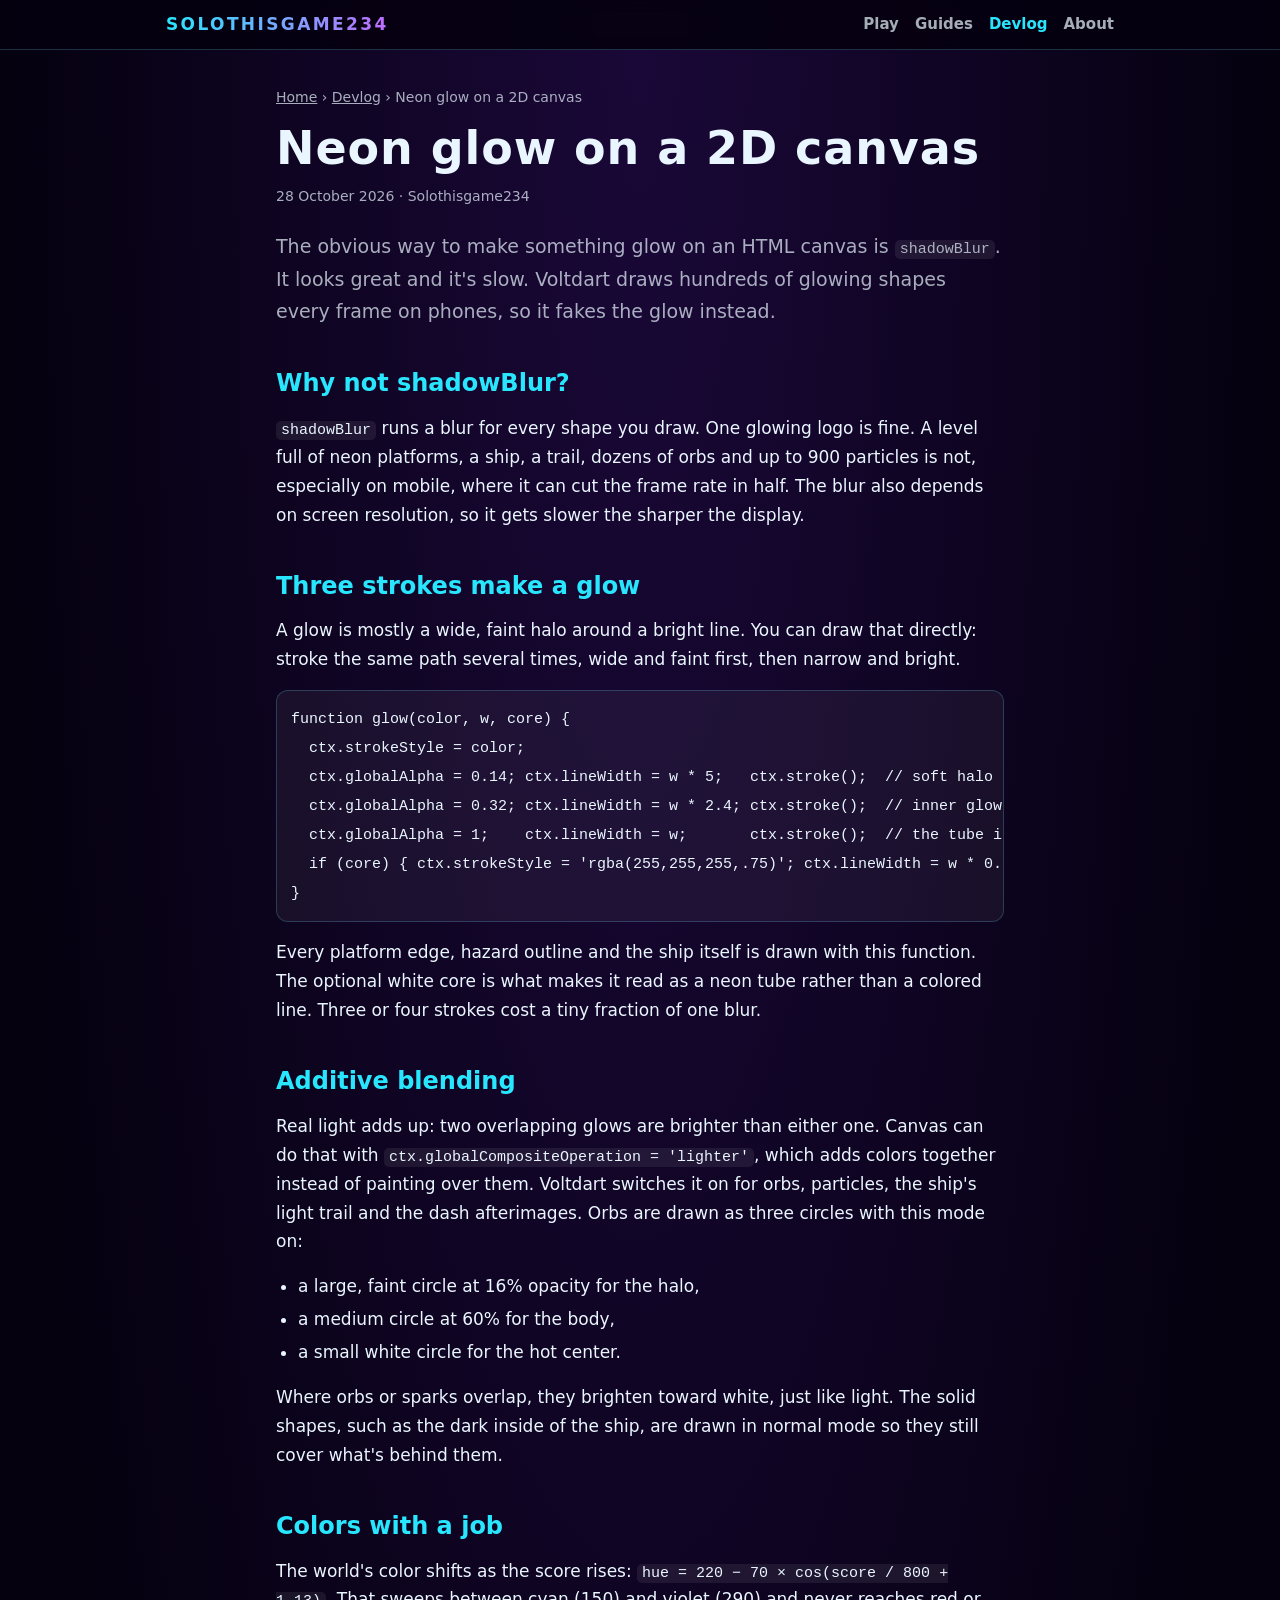
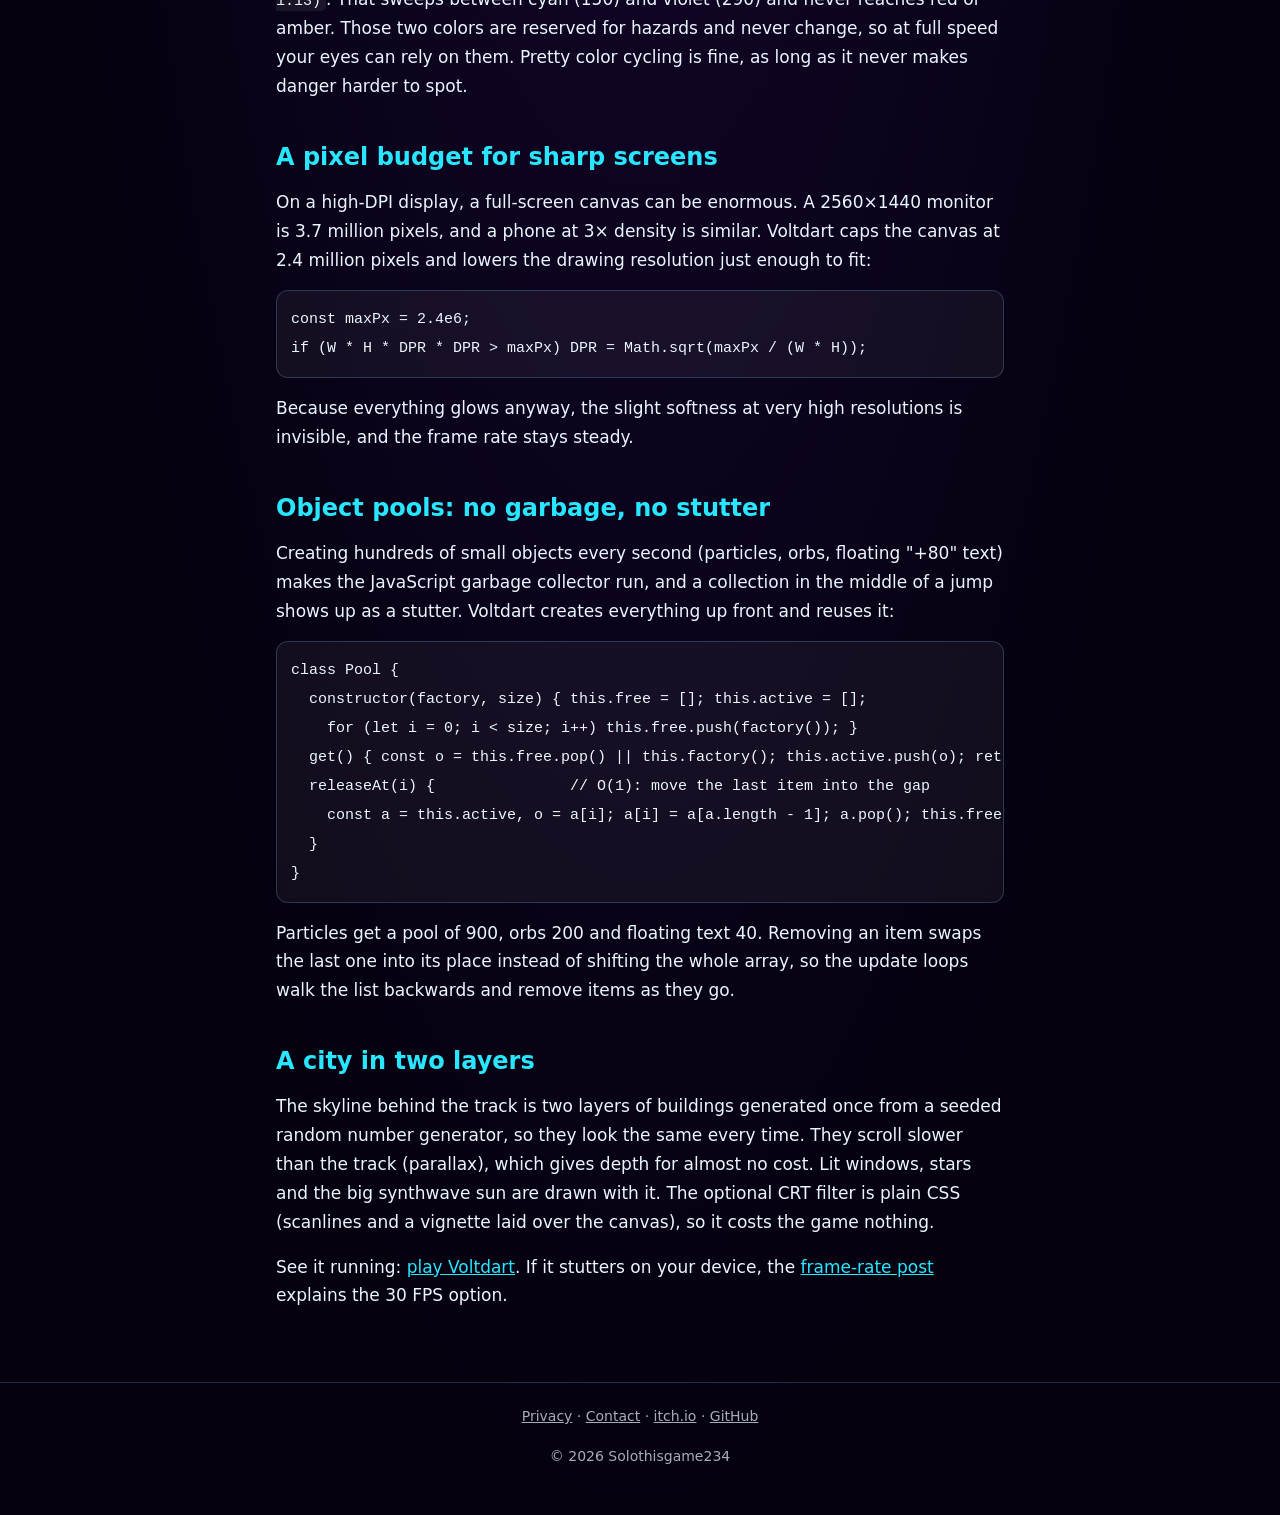
<file: devlog/neon-glow-on-canvas.html>
<!DOCTYPE html>
<html lang="en">
<head>
<meta charset="utf-8">
<meta name="viewport" content="width=device-width,initial-scale=1">
<title>Neon glow on a 2D canvas without shadowBlur</title>
<meta name="description" content="How Voltdart draws its neon look fast: layered strokes, additive 'lighter' blending, a pixel budget for high-DPI screens and object pools for particles.">
<meta name="google-adsense-account" content="ca-pub-7962215647782479">
<link rel="canonical" href="https://solothisgame234.github.io/devlog/neon-glow-on-canvas.html">
<link rel="stylesheet" href="/style.css">
<script async src="https://pagead2.googlesyndication.com/pagead/js/adsbygoogle.js?client=ca-pub-7962215647782479" crossorigin="anonymous"></script>
</head>
<body>
<header class="top"><div class="in"><a class="brand" href="/">SOLOTHISGAME234</a><nav><a href="/games/voltdart.html">Play</a><a href="/guides.html">Guides</a><a href="/devlog/" aria-current="page">Devlog</a><a href="/about.html">About</a></nav></div></header>
<main class="read">
  <p class="crumb"><a href="/">Home</a> › <a href="/devlog/">Devlog</a> › Neon glow on a 2D canvas</p>
  <h1>Neon glow on a 2D canvas</h1>
  <p class="meta">28 October 2026 · Solothisgame234</p>
  <p class="lead">The obvious way to make something glow on an HTML canvas is <code>shadowBlur</code>. It looks great and it's slow. Voltdart draws hundreds of glowing shapes every frame on phones, so it fakes the glow instead.</p>

  <h2>Why not shadowBlur?</h2>
  <p><code>shadowBlur</code> runs a blur for every shape you draw. One glowing logo is fine. A level full of neon platforms, a ship, a trail, dozens of orbs and up to 900 particles is not, especially on mobile, where it can cut the frame rate in half. The blur also depends on screen resolution, so it gets slower the sharper the display.</p>

  <h2>Three strokes make a glow</h2>
  <p>A glow is mostly a wide, faint halo around a bright line. You can draw that directly: stroke the same path several times, wide and faint first, then narrow and bright.</p>
  <pre><code>function glow(color, w, core) {
  ctx.strokeStyle = color;
  ctx.globalAlpha = 0.14; ctx.lineWidth = w * 5;   ctx.stroke();  // soft halo
  ctx.globalAlpha = 0.32; ctx.lineWidth = w * 2.4; ctx.stroke();  // inner glow
  ctx.globalAlpha = 1;    ctx.lineWidth = w;       ctx.stroke();  // the tube itself
  if (core) { ctx.strokeStyle = 'rgba(255,255,255,.75)'; ctx.lineWidth = w * 0.35; ctx.stroke(); }
}</code></pre>
  <p>Every platform edge, hazard outline and the ship itself is drawn with this function. The optional white core is what makes it read as a neon tube rather than a colored line. Three or four strokes cost a tiny fraction of one blur.</p>

  <h2>Additive blending</h2>
  <p>Real light adds up: two overlapping glows are brighter than either one. Canvas can do that with <code>ctx.globalCompositeOperation = 'lighter'</code>, which adds colors together instead of painting over them. Voltdart switches it on for orbs, particles, the ship's light trail and the dash afterimages. Orbs are drawn as three circles with this mode on:</p>
  <ul>
    <li>a large, faint circle at 16% opacity for the halo,</li>
    <li>a medium circle at 60% for the body,</li>
    <li>a small white circle for the hot center.</li>
  </ul>
  <p>Where orbs or sparks overlap, they brighten toward white, just like light. The solid shapes, such as the dark inside of the ship, are drawn in normal mode so they still cover what's behind them.</p>

  <h2>Colors with a job</h2>
  <p>The world's color shifts as the score rises: <code>hue = 220 − 70 × cos(score / 800 + 1.13)</code>. That sweeps between cyan (150) and violet (290) and never reaches red or amber. Those two colors are reserved for hazards and never change, so at full speed your eyes can rely on them. Pretty color cycling is fine, as long as it never makes danger harder to spot.</p>

  <h2>A pixel budget for sharp screens</h2>
  <p>On a high-DPI display, a full-screen canvas can be enormous. A 2560×1440 monitor is 3.7 million pixels, and a phone at 3× density is similar. Voltdart caps the canvas at 2.4 million pixels and lowers the drawing resolution just enough to fit:</p>
  <pre><code>const maxPx = 2.4e6;
if (W * H * DPR * DPR &gt; maxPx) DPR = Math.sqrt(maxPx / (W * H));</code></pre>
  <p>Because everything glows anyway, the slight softness at very high resolutions is invisible, and the frame rate stays steady.</p>

  <h2>Object pools: no garbage, no stutter</h2>
  <p>Creating hundreds of small objects every second (particles, orbs, floating "+80" text) makes the JavaScript garbage collector run, and a collection in the middle of a jump shows up as a stutter. Voltdart creates everything up front and reuses it:</p>
  <pre><code>class Pool {
  constructor(factory, size) { this.free = []; this.active = [];
    for (let i = 0; i &lt; size; i++) this.free.push(factory()); }
  get() { const o = this.free.pop() || this.factory(); this.active.push(o); return o; }
  releaseAt(i) {               // O(1): move the last item into the gap
    const a = this.active, o = a[i]; a[i] = a[a.length - 1]; a.pop(); this.free.push(o);
  }
}</code></pre>
  <p>Particles get a pool of 900, orbs 200 and floating text 40. Removing an item swaps the last one into its place instead of shifting the whole array, so the update loops walk the list backwards and remove items as they go.</p>

  <h2>A city in two layers</h2>
  <p>The skyline behind the track is two layers of buildings generated once from a seeded random number generator, so they look the same every time. They scroll slower than the track (parallax), which gives depth for almost no cost. Lit windows, stars and the big synthwave sun are drawn with it. The optional CRT filter is plain CSS (scanlines and a vignette laid over the canvas), so it costs the game nothing.</p>

  <p>See it running: <a href="/games/voltdart.html">play Voltdart</a>. If it stutters on your device, the <a href="/devlog/frame-rate-and-the-chasing-orb.html">frame-rate post</a> explains the 30 FPS option.</p>
</main>
<footer><p><a href="/privacy.html">Privacy</a> · <a href="/about.html#contact">Contact</a> · <a href="https://stgojo123.itch.io/voltdart">itch.io</a> · <a href="https://github.com/Solothisgame234">GitHub</a></p><p>© 2026 Solothisgame234</p></footer>
</body>
</html>
</file>
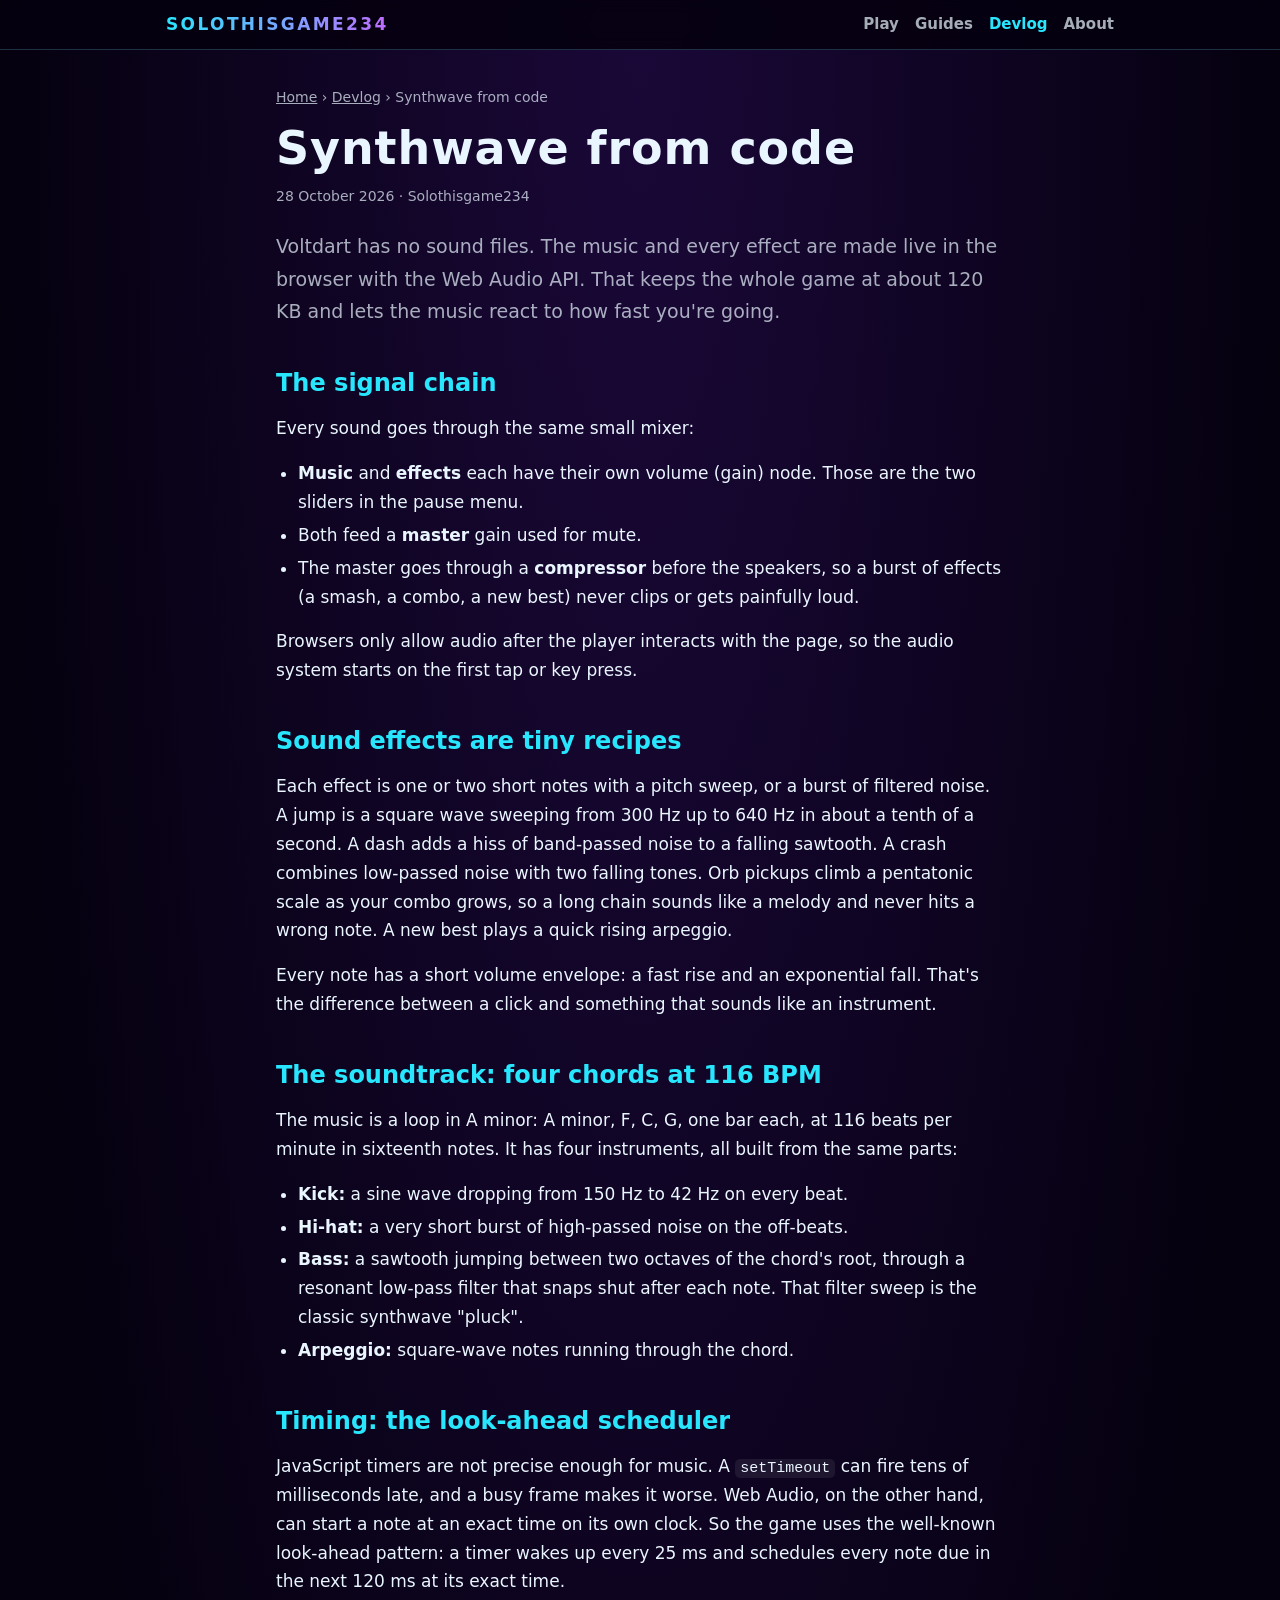
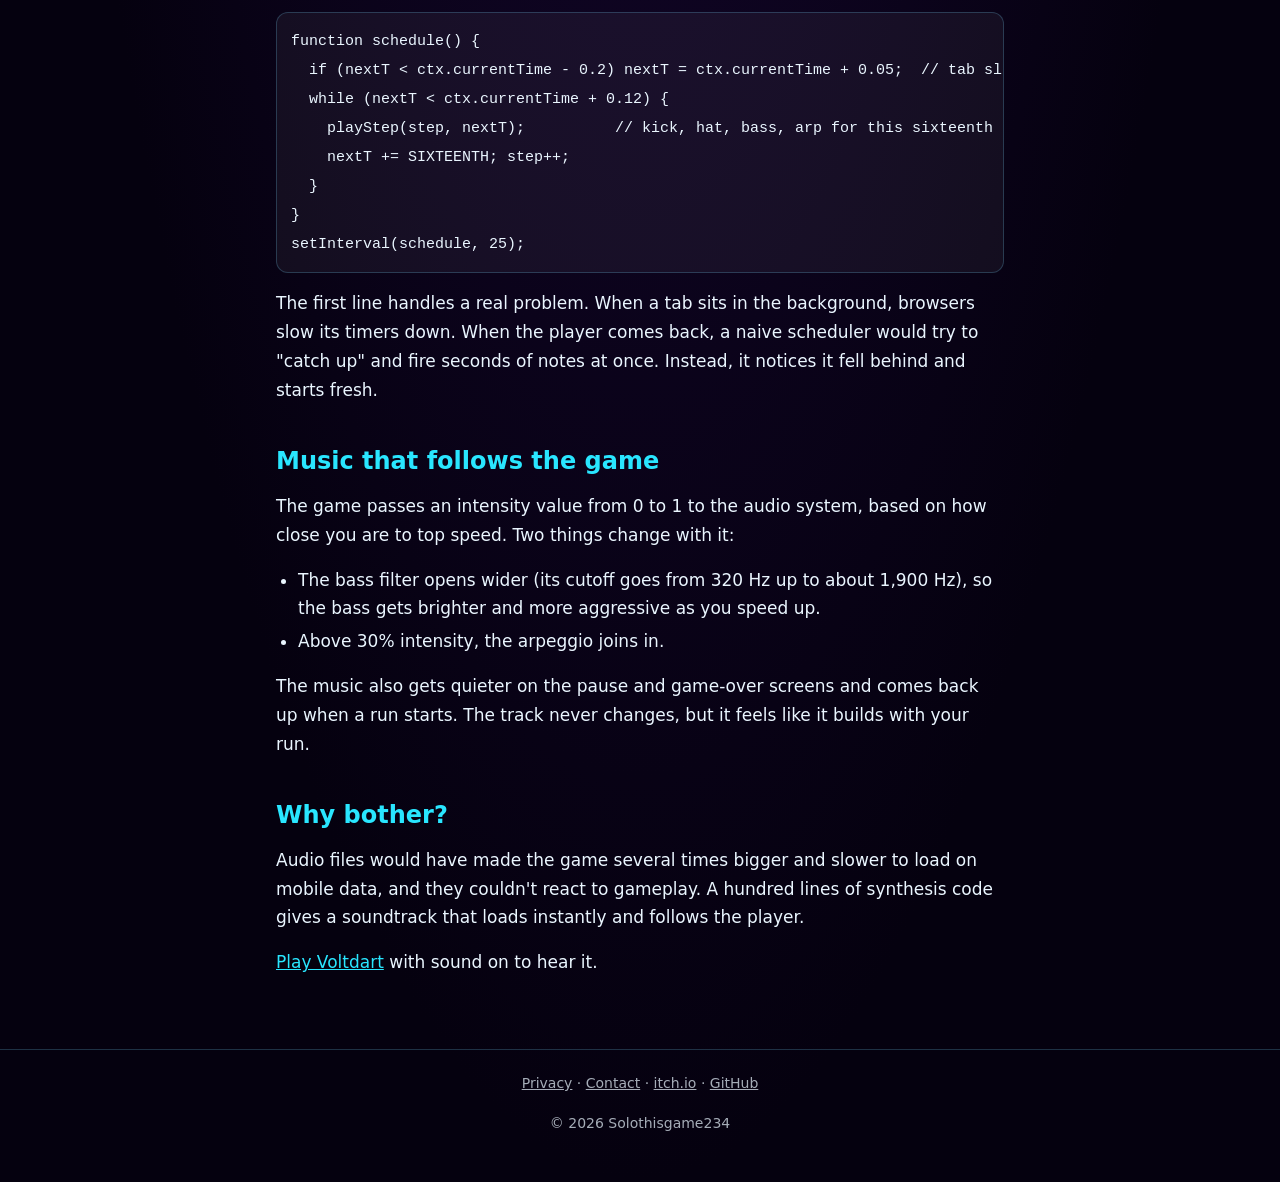
<file: devlog/synthwave-with-web-audio.html>
<!DOCTYPE html>
<html lang="en">
<head>
<meta charset="utf-8">
<meta name="viewport" content="width=device-width,initial-scale=1">
<title>Synthwave from code: Voltdart's music and sound with the Web Audio API</title>
<meta name="description" content="How Voltdart makes its soundtrack and sound effects with no audio files: oscillators, filtered noise, a look-ahead scheduler and music that reacts to speed.">
<meta name="google-adsense-account" content="ca-pub-7962215647782479">
<link rel="canonical" href="https://solothisgame234.github.io/devlog/synthwave-with-web-audio.html">
<link rel="stylesheet" href="/style.css">
<script async src="https://pagead2.googlesyndication.com/pagead/js/adsbygoogle.js?client=ca-pub-7962215647782479" crossorigin="anonymous"></script>
</head>
<body>
<header class="top"><div class="in"><a class="brand" href="/">SOLOTHISGAME234</a><nav><a href="/games/voltdart.html">Play</a><a href="/guides.html">Guides</a><a href="/devlog/" aria-current="page">Devlog</a><a href="/about.html">About</a></nav></div></header>
<main class="read">
  <p class="crumb"><a href="/">Home</a> › <a href="/devlog/">Devlog</a> › Synthwave from code</p>
  <h1>Synthwave from code</h1>
  <p class="meta">28 October 2026 · Solothisgame234</p>
  <p class="lead">Voltdart has no sound files. The music and every effect are made live in the browser with the Web Audio API. That keeps the whole game at about 120 KB and lets the music react to how fast you're going.</p>

  <h2>The signal chain</h2>
  <p>Every sound goes through the same small mixer:</p>
  <ul>
    <li><b>Music</b> and <b>effects</b> each have their own volume (gain) node. Those are the two sliders in the pause menu.</li>
    <li>Both feed a <b>master</b> gain used for mute.</li>
    <li>The master goes through a <b>compressor</b> before the speakers, so a burst of effects (a smash, a combo, a new best) never clips or gets painfully loud.</li>
  </ul>
  <p>Browsers only allow audio after the player interacts with the page, so the audio system starts on the first tap or key press.</p>

  <h2>Sound effects are tiny recipes</h2>
  <p>Each effect is one or two short notes with a pitch sweep, or a burst of filtered noise. A jump is a square wave sweeping from 300 Hz up to 640 Hz in about a tenth of a second. A dash adds a hiss of band-passed noise to a falling sawtooth. A crash combines low-passed noise with two falling tones. Orb pickups climb a pentatonic scale as your combo grows, so a long chain sounds like a melody and never hits a wrong note. A new best plays a quick rising arpeggio.</p>
  <p>Every note has a short volume envelope: a fast rise and an exponential fall. That's the difference between a click and something that sounds like an instrument.</p>

  <h2>The soundtrack: four chords at 116 BPM</h2>
  <p>The music is a loop in A minor: A minor, F, C, G, one bar each, at 116 beats per minute in sixteenth notes. It has four instruments, all built from the same parts:</p>
  <ul>
    <li><b>Kick:</b> a sine wave dropping from 150 Hz to 42 Hz on every beat.</li>
    <li><b>Hi-hat:</b> a very short burst of high-passed noise on the off-beats.</li>
    <li><b>Bass:</b> a sawtooth jumping between two octaves of the chord's root, through a resonant low-pass filter that snaps shut after each note. That filter sweep is the classic synthwave "pluck".</li>
    <li><b>Arpeggio:</b> square-wave notes running through the chord.</li>
  </ul>

  <h2>Timing: the look-ahead scheduler</h2>
  <p>JavaScript timers are not precise enough for music. A <code>setTimeout</code> can fire tens of milliseconds late, and a busy frame makes it worse. Web Audio, on the other hand, can start a note at an exact time on its own clock. So the game uses the well-known look-ahead pattern: a timer wakes up every 25 ms and schedules every note due in the next 120 ms at its exact time.</p>
  <pre><code>function schedule() {
  if (nextT &lt; ctx.currentTime - 0.2) nextT = ctx.currentTime + 0.05;  // tab slept: resync
  while (nextT &lt; ctx.currentTime + 0.12) {
    playStep(step, nextT);          // kick, hat, bass, arp for this sixteenth
    nextT += SIXTEENTH; step++;
  }
}
setInterval(schedule, 25);</code></pre>
  <p>The first line handles a real problem. When a tab sits in the background, browsers slow its timers down. When the player comes back, a naive scheduler would try to "catch up" and fire seconds of notes at once. Instead, it notices it fell behind and starts fresh.</p>

  <h2>Music that follows the game</h2>
  <p>The game passes an intensity value from 0 to 1 to the audio system, based on how close you are to top speed. Two things change with it:</p>
  <ul>
    <li>The bass filter opens wider (its cutoff goes from 320 Hz up to about 1,900 Hz), so the bass gets brighter and more aggressive as you speed up.</li>
    <li>Above 30% intensity, the arpeggio joins in.</li>
  </ul>
  <p>The music also gets quieter on the pause and game-over screens and comes back up when a run starts. The track never changes, but it feels like it builds with your run.</p>

  <h2>Why bother?</h2>
  <p>Audio files would have made the game several times bigger and slower to load on mobile data, and they couldn't react to gameplay. A hundred lines of synthesis code gives a soundtrack that loads instantly and follows the player.</p>
  <p><a href="/games/voltdart.html">Play Voltdart</a> with sound on to hear it.</p>
</main>
<footer><p><a href="/privacy.html">Privacy</a> · <a href="/about.html#contact">Contact</a> · <a href="https://stgojo123.itch.io/voltdart">itch.io</a> · <a href="https://github.com/Solothisgame234">GitHub</a></p><p>© 2026 Solothisgame234</p></footer>
</body>
</html>
</file>
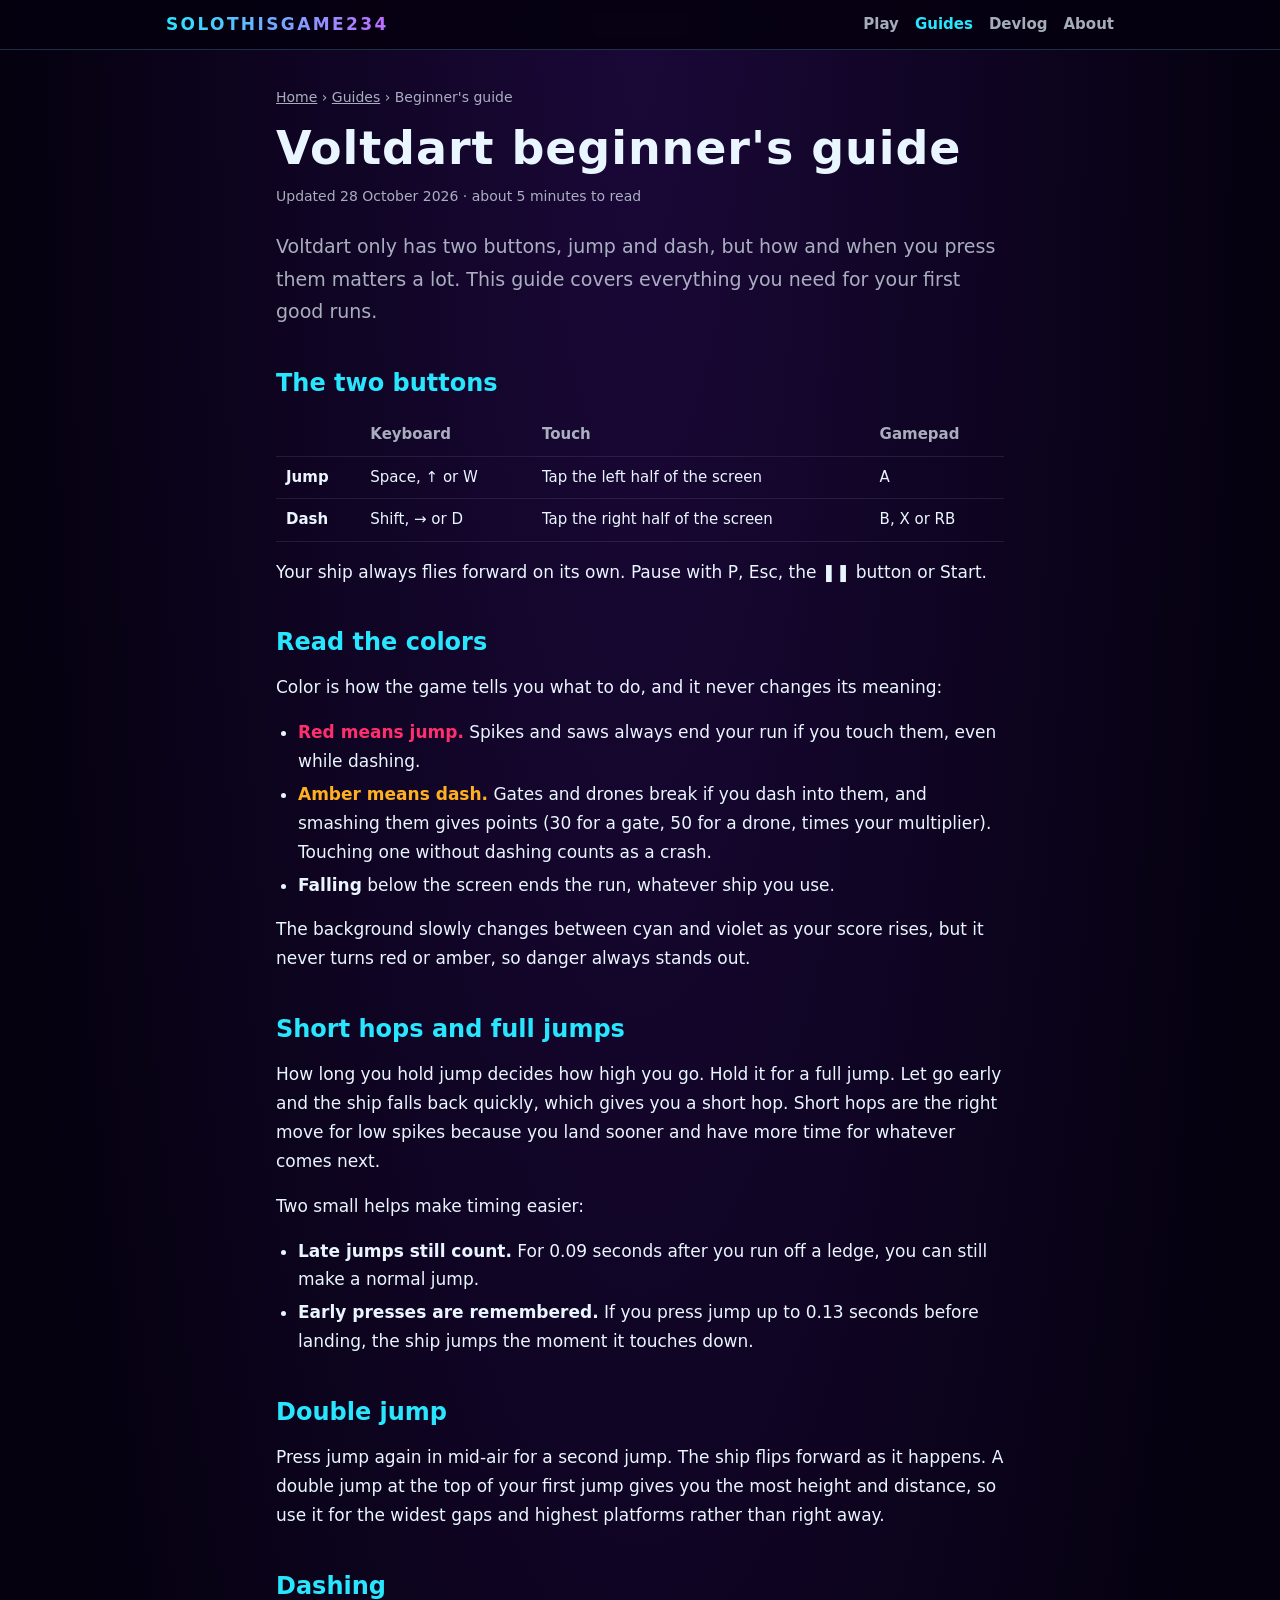
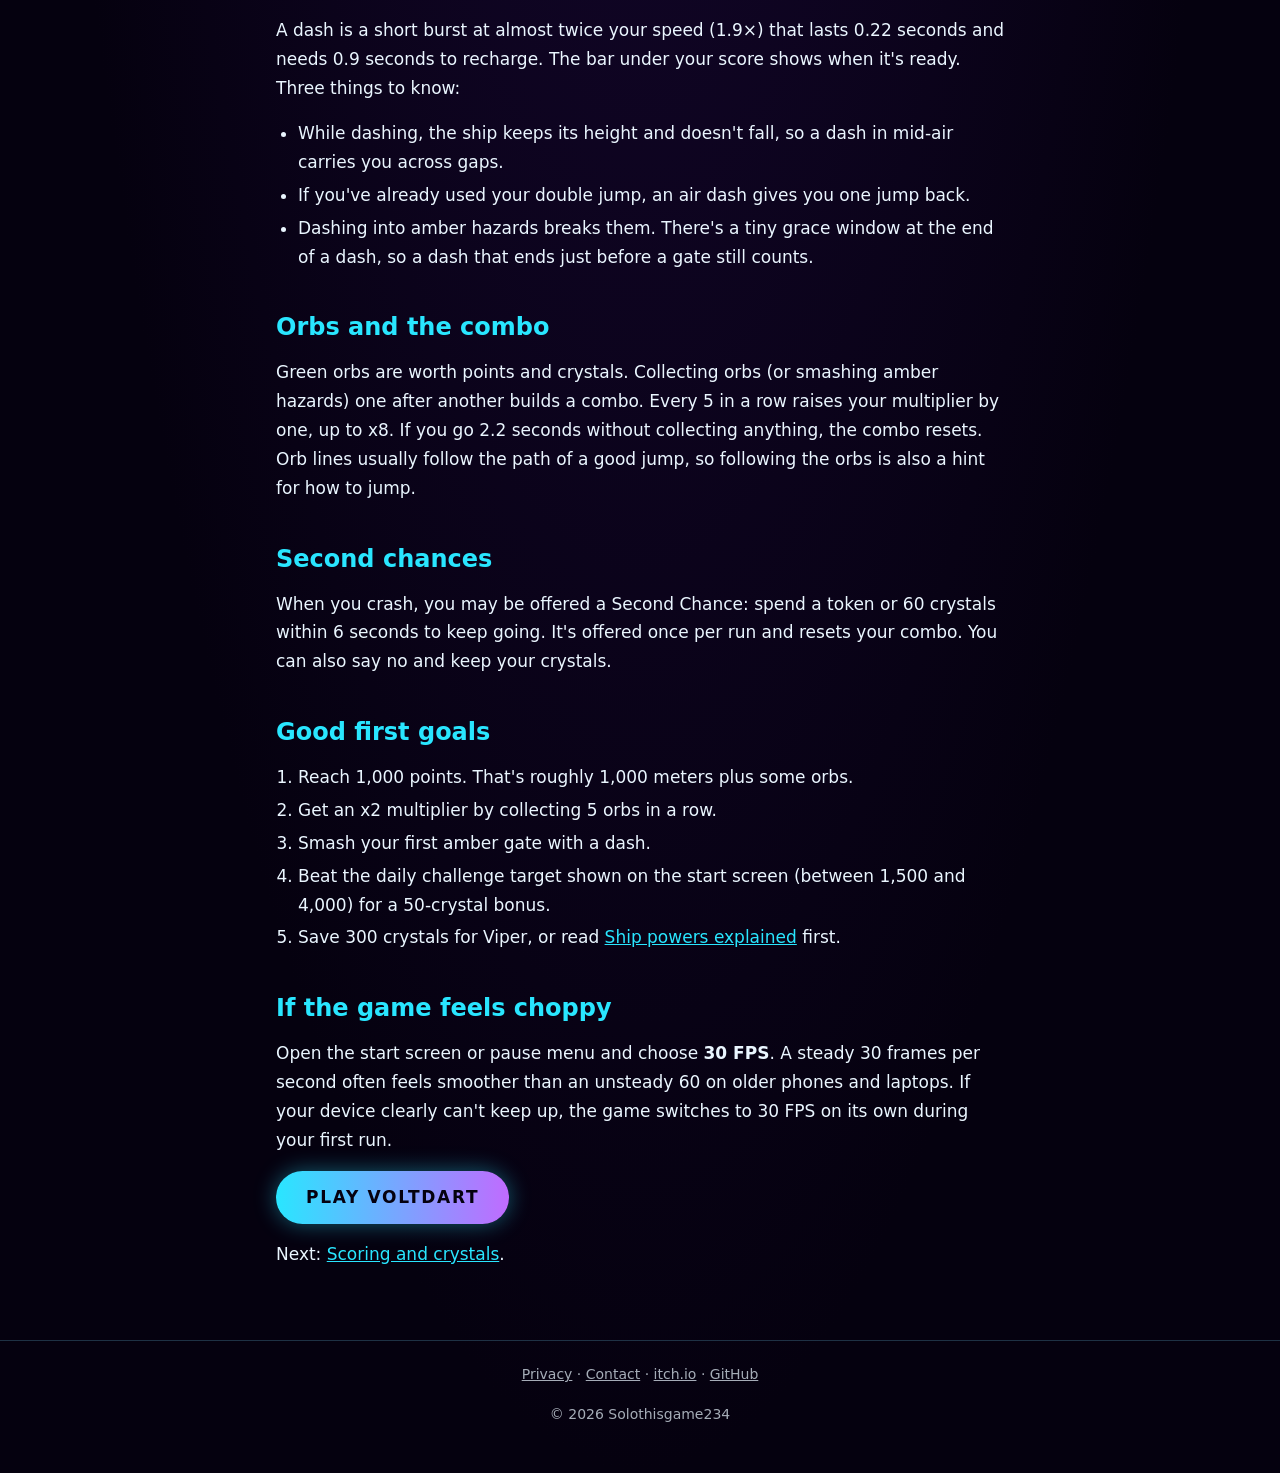
<file: guides/beginners-guide.html>
<!DOCTYPE html>
<html lang="en">
<head>
<meta charset="utf-8">
<meta name="viewport" content="width=device-width,initial-scale=1">
<title>Voltdart beginner's guide: controls, hazards, jumps and dashing</title>
<meta name="description" content="Learn Voltdart fast: controls, what red and amber hazards mean, short hops versus full jumps, double jumps, air dashes and good first goals.">
<meta name="google-adsense-account" content="ca-pub-7962215647782479">
<link rel="canonical" href="https://solothisgame234.github.io/guides/beginners-guide.html">
<link rel="stylesheet" href="/style.css">
<script async src="https://pagead2.googlesyndication.com/pagead/js/adsbygoogle.js?client=ca-pub-7962215647782479" crossorigin="anonymous"></script>
</head>
<body>
<header class="top"><div class="in"><a class="brand" href="/">SOLOTHISGAME234</a><nav><a href="/games/voltdart.html">Play</a><a href="/guides.html" aria-current="page">Guides</a><a href="/devlog/">Devlog</a><a href="/about.html">About</a></nav></div></header>
<main class="read">
  <p class="crumb"><a href="/">Home</a> › <a href="/guides.html">Guides</a> › Beginner's guide</p>
  <h1>Voltdart beginner's guide</h1>
  <p class="meta">Updated 28 October 2026 · about 5 minutes to read</p>
  <p class="lead">Voltdart only has two buttons, jump and dash, but how and when you press them matters a lot. This guide covers everything you need for your first good runs.</p>

  <h2>The two buttons</h2>
  <div class="scroll"><table>
    <tr><th></th><th>Keyboard</th><th>Touch</th><th>Gamepad</th></tr>
    <tr><td><b>Jump</b></td><td>Space, ↑ or W</td><td>Tap the left half of the screen</td><td>A</td></tr>
    <tr><td><b>Dash</b></td><td>Shift, → or D</td><td>Tap the right half of the screen</td><td>B, X or RB</td></tr>
  </table></div>
  <p>Your ship always flies forward on its own. Pause with P, Esc, the ❚❚ button or Start.</p>

  <h2>Read the colors</h2>
  <p>Color is how the game tells you what to do, and it never changes its meaning:</p>
  <ul>
    <li><span class="red">Red means jump.</span> Spikes and saws always end your run if you touch them, even while dashing.</li>
    <li><span class="amber">Amber means dash.</span> Gates and drones break if you dash into them, and smashing them gives points (30 for a gate, 50 for a drone, times your multiplier). Touching one without dashing counts as a crash.</li>
    <li><b>Falling</b> below the screen ends the run, whatever ship you use.</li>
  </ul>
  <p>The background slowly changes between cyan and violet as your score rises, but it never turns red or amber, so danger always stands out.</p>

  <h2>Short hops and full jumps</h2>
  <p>How long you hold jump decides how high you go. Hold it for a full jump. Let go early and the ship falls back quickly, which gives you a short hop. Short hops are the right move for low spikes because you land sooner and have more time for whatever comes next.</p>
  <p>Two small helps make timing easier:</p>
  <ul>
    <li><b>Late jumps still count.</b> For 0.09 seconds after you run off a ledge, you can still make a normal jump.</li>
    <li><b>Early presses are remembered.</b> If you press jump up to 0.13 seconds before landing, the ship jumps the moment it touches down.</li>
  </ul>

  <h2>Double jump</h2>
  <p>Press jump again in mid-air for a second jump. The ship flips forward as it happens. A double jump at the top of your first jump gives you the most height and distance, so use it for the widest gaps and highest platforms rather than right away.</p>

  <h2>Dashing</h2>
  <p>A dash is a short burst at almost twice your speed (1.9×) that lasts 0.22 seconds and needs 0.9 seconds to recharge. The bar under your score shows when it's ready. Three things to know:</p>
  <ul>
    <li>While dashing, the ship keeps its height and doesn't fall, so a dash in mid-air carries you across gaps.</li>
    <li>If you've already used your double jump, an air dash gives you one jump back.</li>
    <li>Dashing into amber hazards breaks them. There's a tiny grace window at the end of a dash, so a dash that ends just before a gate still counts.</li>
  </ul>

  <h2>Orbs and the combo</h2>
  <p>Green orbs are worth points and crystals. Collecting orbs (or smashing amber hazards) one after another builds a combo. Every 5 in a row raises your multiplier by one, up to x8. If you go 2.2 seconds without collecting anything, the combo resets. Orb lines usually follow the path of a good jump, so following the orbs is also a hint for how to jump.</p>

  <h2>Second chances</h2>
  <p>When you crash, you may be offered a Second Chance: spend a token or 60 crystals within 6 seconds to keep going. It's offered once per run and resets your combo. You can also say no and keep your crystals.</p>

  <h2>Good first goals</h2>
  <ol>
    <li>Reach 1,000 points. That's roughly 1,000 meters plus some orbs.</li>
    <li>Get an x2 multiplier by collecting 5 orbs in a row.</li>
    <li>Smash your first amber gate with a dash.</li>
    <li>Beat the daily challenge target shown on the start screen (between 1,500 and 4,000) for a 50-crystal bonus.</li>
    <li>Save 300 crystals for Viper, or read <a href="/guides/ship-powers.html">Ship powers explained</a> first.</li>
  </ol>

  <h2>If the game feels choppy</h2>
  <p>Open the start screen or pause menu and choose <b>30 FPS</b>. A steady 30 frames per second often feels smoother than an unsteady 60 on older phones and laptops. If your device clearly can't keep up, the game switches to 30 FPS on its own during your first run.</p>

  <p><a class="btn" href="/games/voltdart.html">PLAY VOLTDART</a></p>
  <p>Next: <a href="/guides/scoring-and-crystals.html">Scoring and crystals</a>.</p>
</main>
<footer><p><a href="/privacy.html">Privacy</a> · <a href="/about.html#contact">Contact</a> · <a href="https://stgojo123.itch.io/voltdart">itch.io</a> · <a href="https://github.com/Solothisgame234">GitHub</a></p><p>© 2026 Solothisgame234</p></footer>
</body>
</html>
</file>
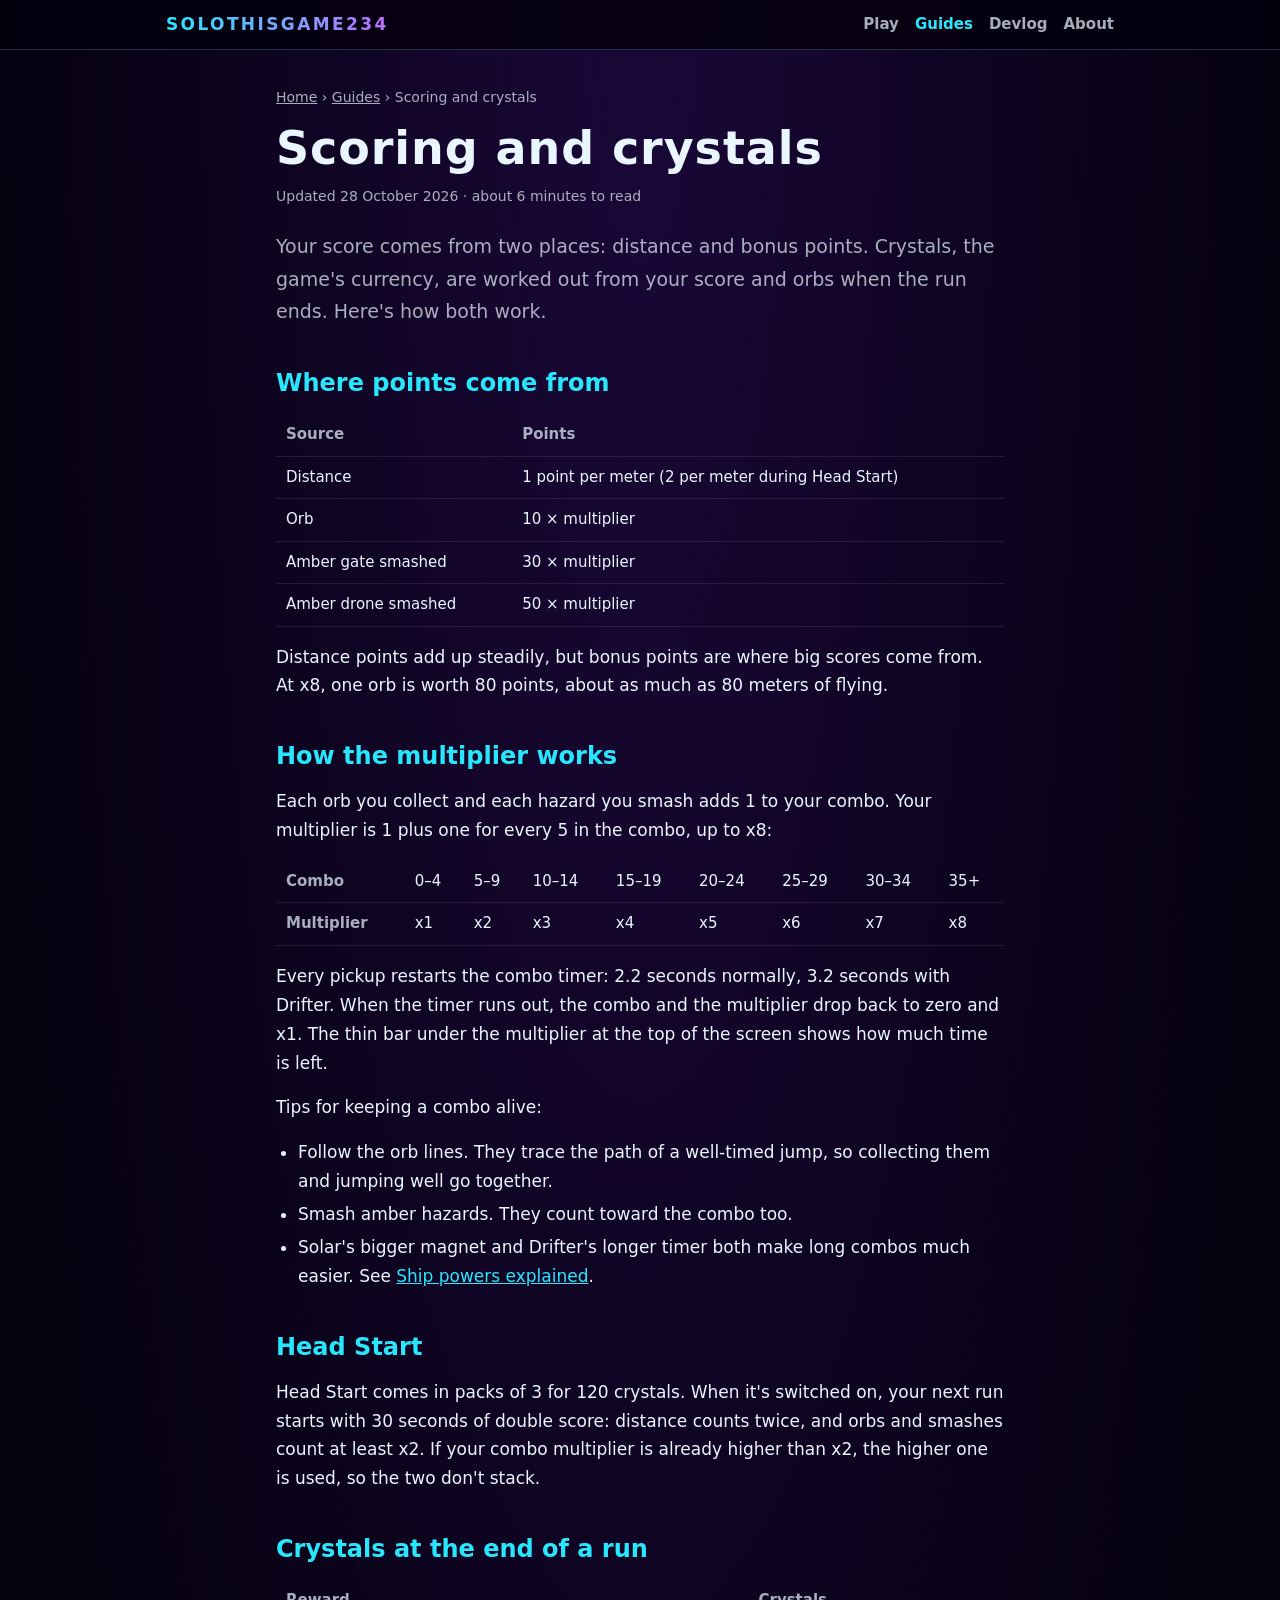
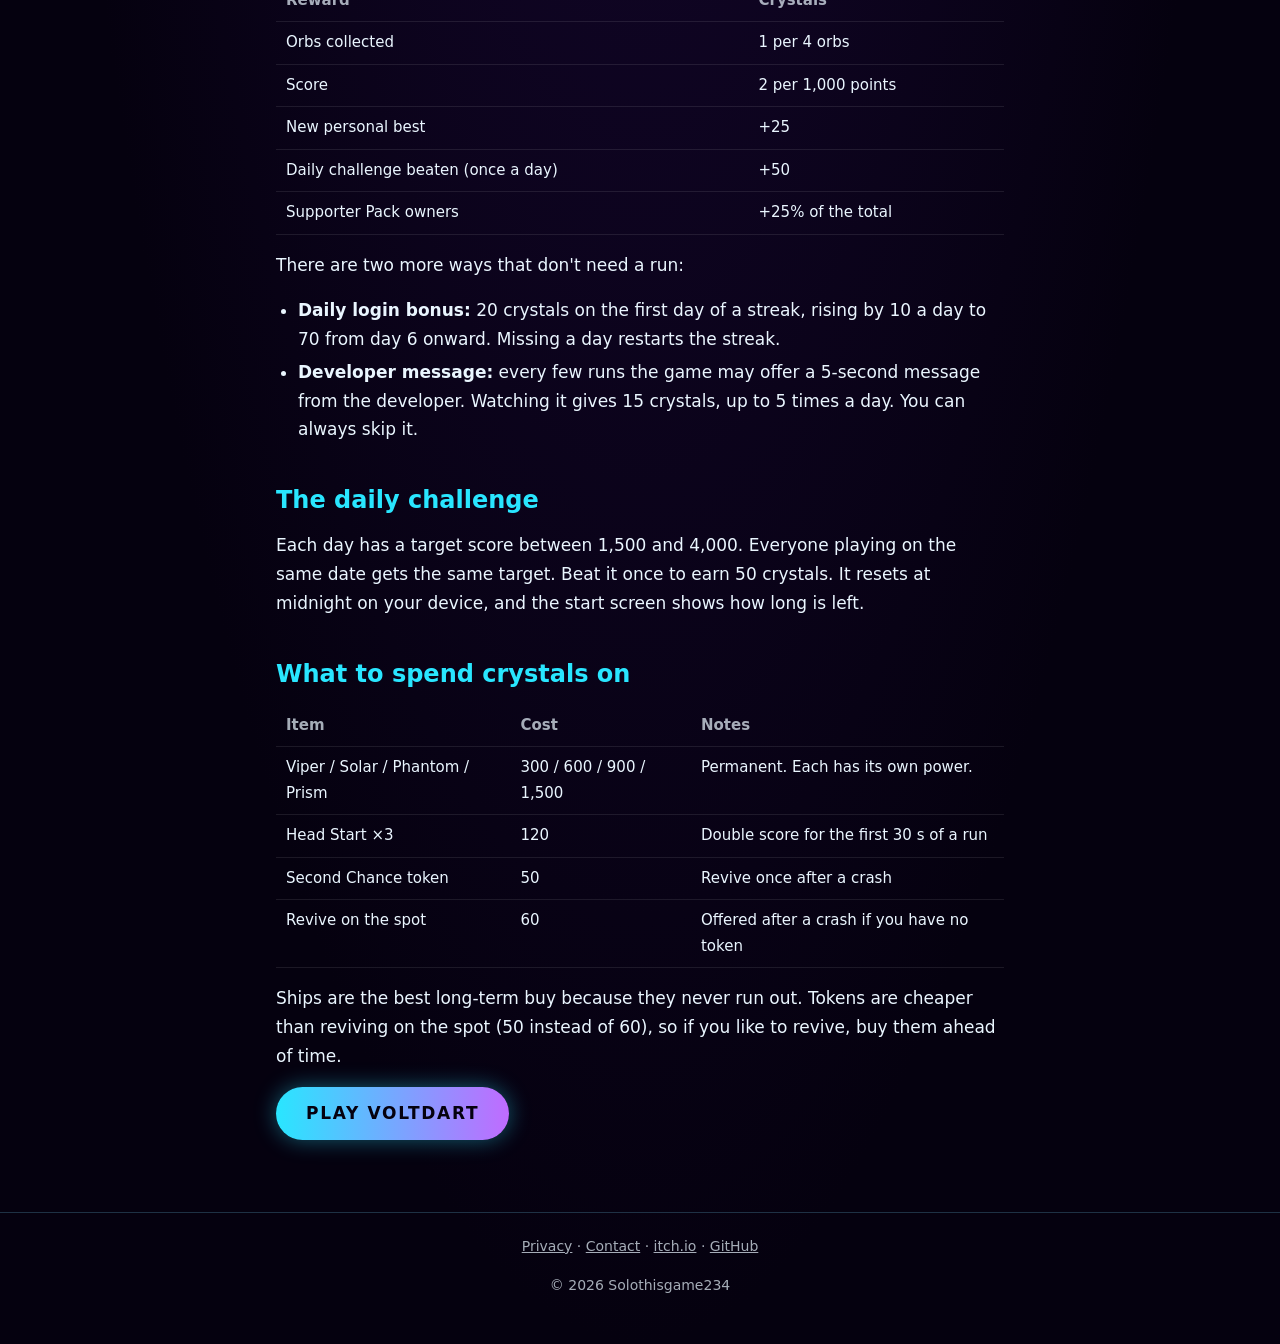
<file: guides/scoring-and-crystals.html>
<!DOCTYPE html>
<html lang="en">
<head>
<meta charset="utf-8">
<meta name="viewport" content="width=device-width,initial-scale=1">
<title>Voltdart scoring and crystals guide: combos, x8 multiplier, daily challenge</title>
<meta name="description" content="How Voltdart scoring works: distance points, orb and smash points, the x8 combo multiplier, Head Start, the daily challenge and every way to earn crystals.">
<meta name="google-adsense-account" content="ca-pub-7962215647782479">
<link rel="canonical" href="https://solothisgame234.github.io/guides/scoring-and-crystals.html">
<link rel="stylesheet" href="/style.css">
<script async src="https://pagead2.googlesyndication.com/pagead/js/adsbygoogle.js?client=ca-pub-7962215647782479" crossorigin="anonymous"></script>
</head>
<body>
<header class="top"><div class="in"><a class="brand" href="/">SOLOTHISGAME234</a><nav><a href="/games/voltdart.html">Play</a><a href="/guides.html" aria-current="page">Guides</a><a href="/devlog/">Devlog</a><a href="/about.html">About</a></nav></div></header>
<main class="read">
  <p class="crumb"><a href="/">Home</a> › <a href="/guides.html">Guides</a> › Scoring and crystals</p>
  <h1>Scoring and crystals</h1>
  <p class="meta">Updated 28 October 2026 · about 6 minutes to read</p>
  <p class="lead">Your score comes from two places: distance and bonus points. Crystals, the game's currency, are worked out from your score and orbs when the run ends. Here's how both work.</p>

  <h2>Where points come from</h2>
  <div class="scroll"><table>
    <tr><th>Source</th><th>Points</th></tr>
    <tr><td>Distance</td><td>1 point per meter (2 per meter during Head Start)</td></tr>
    <tr><td>Orb</td><td>10 × multiplier</td></tr>
    <tr><td>Amber gate smashed</td><td>30 × multiplier</td></tr>
    <tr><td>Amber drone smashed</td><td>50 × multiplier</td></tr>
  </table></div>
  <p>Distance points add up steadily, but bonus points are where big scores come from. At x8, one orb is worth 80 points, about as much as 80 meters of flying.</p>

  <h2>How the multiplier works</h2>
  <p>Each orb you collect and each hazard you smash adds 1 to your combo. Your multiplier is 1 plus one for every 5 in the combo, up to x8:</p>
  <div class="scroll"><table>
    <tr><th>Combo</th><td>0–4</td><td>5–9</td><td>10–14</td><td>15–19</td><td>20–24</td><td>25–29</td><td>30–34</td><td>35+</td></tr>
    <tr><th>Multiplier</th><td>x1</td><td>x2</td><td>x3</td><td>x4</td><td>x5</td><td>x6</td><td>x7</td><td>x8</td></tr>
  </table></div>
  <p>Every pickup restarts the combo timer: 2.2 seconds normally, 3.2 seconds with Drifter. When the timer runs out, the combo and the multiplier drop back to zero and x1. The thin bar under the multiplier at the top of the screen shows how much time is left.</p>
  <p>Tips for keeping a combo alive:</p>
  <ul>
    <li>Follow the orb lines. They trace the path of a well-timed jump, so collecting them and jumping well go together.</li>
    <li>Smash amber hazards. They count toward the combo too.</li>
    <li>Solar's bigger magnet and Drifter's longer timer both make long combos much easier. See <a href="/guides/ship-powers.html">Ship powers explained</a>.</li>
  </ul>

  <h2>Head Start</h2>
  <p>Head Start comes in packs of 3 for 120 crystals. When it's switched on, your next run starts with 30 seconds of double score: distance counts twice, and orbs and smashes count at least x2. If your combo multiplier is already higher than x2, the higher one is used, so the two don't stack.</p>

  <h2>Crystals at the end of a run</h2>
  <div class="scroll"><table>
    <tr><th>Reward</th><th>Crystals</th></tr>
    <tr><td>Orbs collected</td><td>1 per 4 orbs</td></tr>
    <tr><td>Score</td><td>2 per 1,000 points</td></tr>
    <tr><td>New personal best</td><td>+25</td></tr>
    <tr><td>Daily challenge beaten (once a day)</td><td>+50</td></tr>
    <tr><td>Supporter Pack owners</td><td>+25% of the total</td></tr>
  </table></div>
  <p>There are two more ways that don't need a run:</p>
  <ul>
    <li><b>Daily login bonus:</b> 20 crystals on the first day of a streak, rising by 10 a day to 70 from day 6 onward. Missing a day restarts the streak.</li>
    <li><b>Developer message:</b> every few runs the game may offer a 5-second message from the developer. Watching it gives 15 crystals, up to 5 times a day. You can always skip it.</li>
  </ul>

  <h2>The daily challenge</h2>
  <p>Each day has a target score between 1,500 and 4,000. Everyone playing on the same date gets the same target. Beat it once to earn 50 crystals. It resets at midnight on your device, and the start screen shows how long is left.</p>

  <h2>What to spend crystals on</h2>
  <div class="scroll"><table>
    <tr><th>Item</th><th>Cost</th><th>Notes</th></tr>
    <tr><td>Viper / Solar / Phantom / Prism</td><td>300 / 600 / 900 / 1,500</td><td>Permanent. Each has its own power.</td></tr>
    <tr><td>Head Start ×3</td><td>120</td><td>Double score for the first 30 s of a run</td></tr>
    <tr><td>Second Chance token</td><td>50</td><td>Revive once after a crash</td></tr>
    <tr><td>Revive on the spot</td><td>60</td><td>Offered after a crash if you have no token</td></tr>
  </table></div>
  <p>Ships are the best long-term buy because they never run out. Tokens are cheaper than reviving on the spot (50 instead of 60), so if you like to revive, buy them ahead of time.</p>

  <p><a class="btn" href="/games/voltdart.html">PLAY VOLTDART</a></p>
</main>
<footer><p><a href="/privacy.html">Privacy</a> · <a href="/about.html#contact">Contact</a> · <a href="https://stgojo123.itch.io/voltdart">itch.io</a> · <a href="https://github.com/Solothisgame234">GitHub</a></p><p>© 2026 Solothisgame234</p></footer>
</body>
</html>
</file>
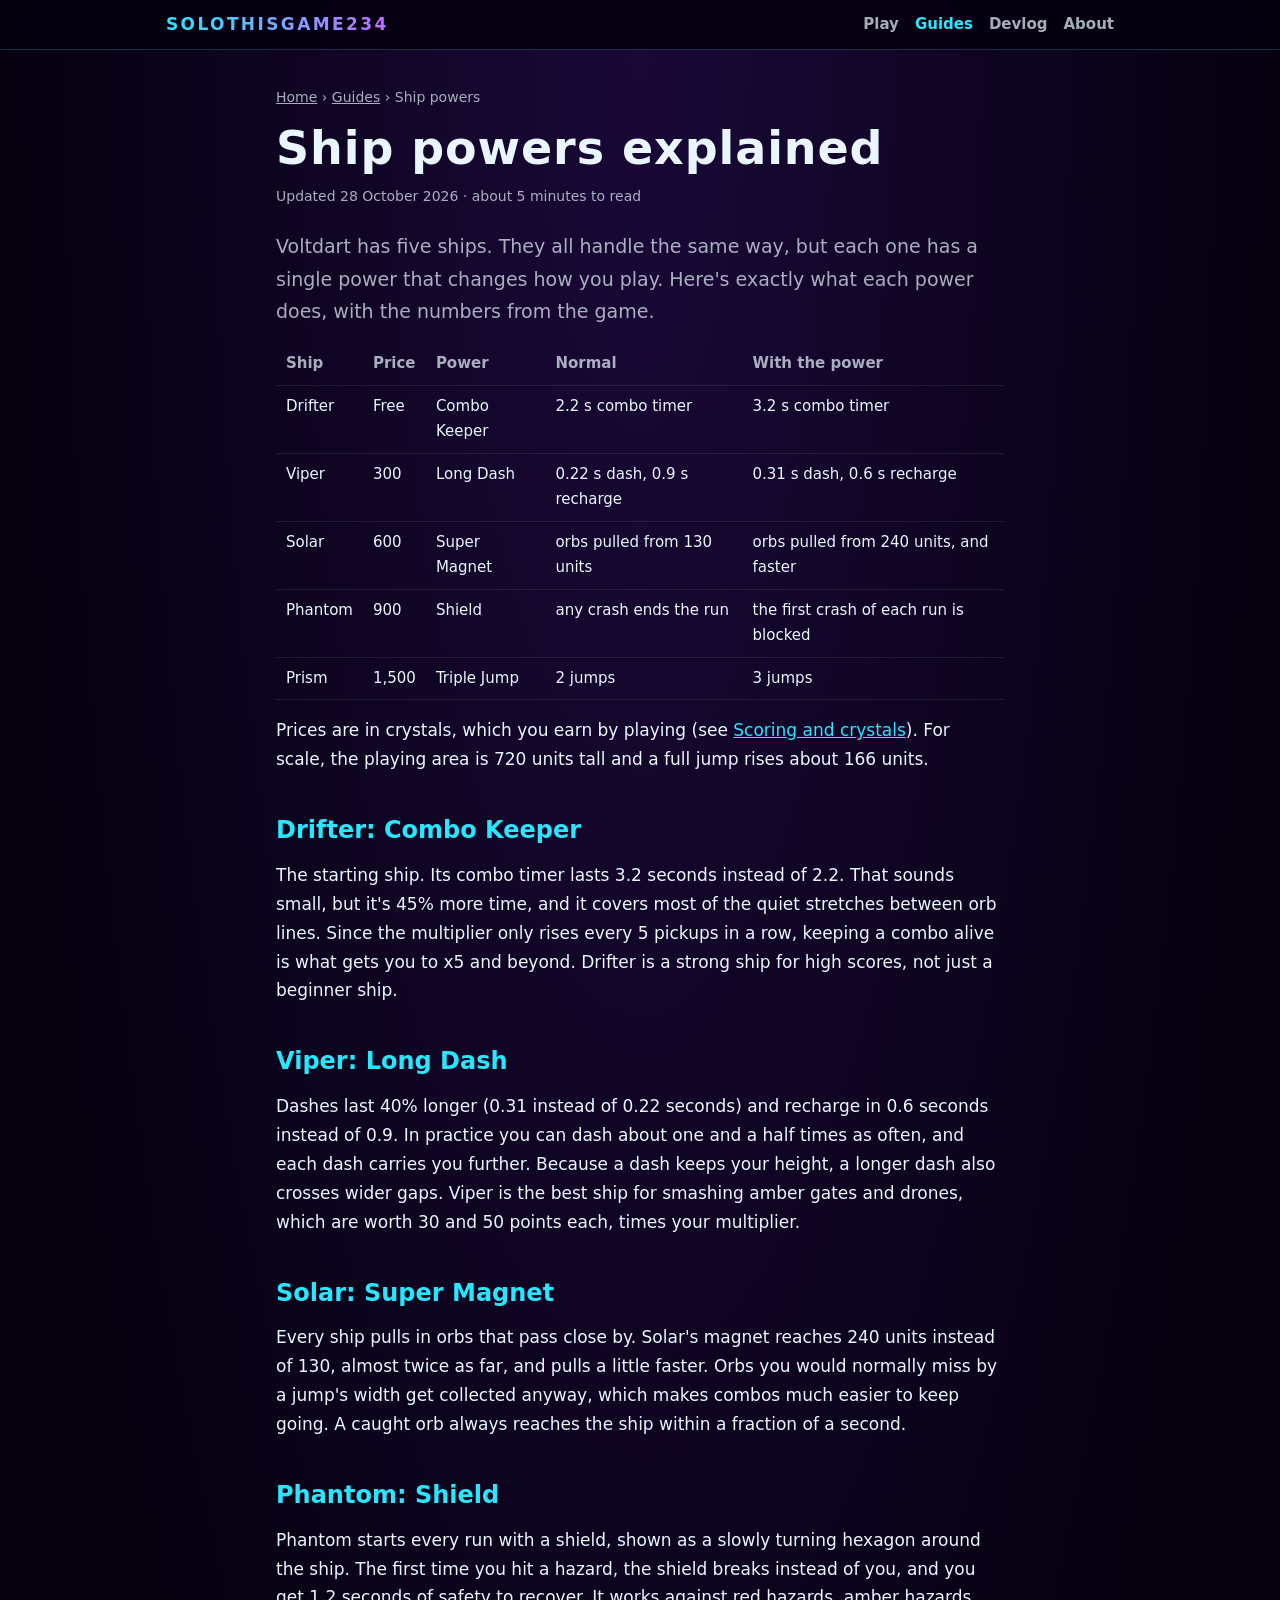
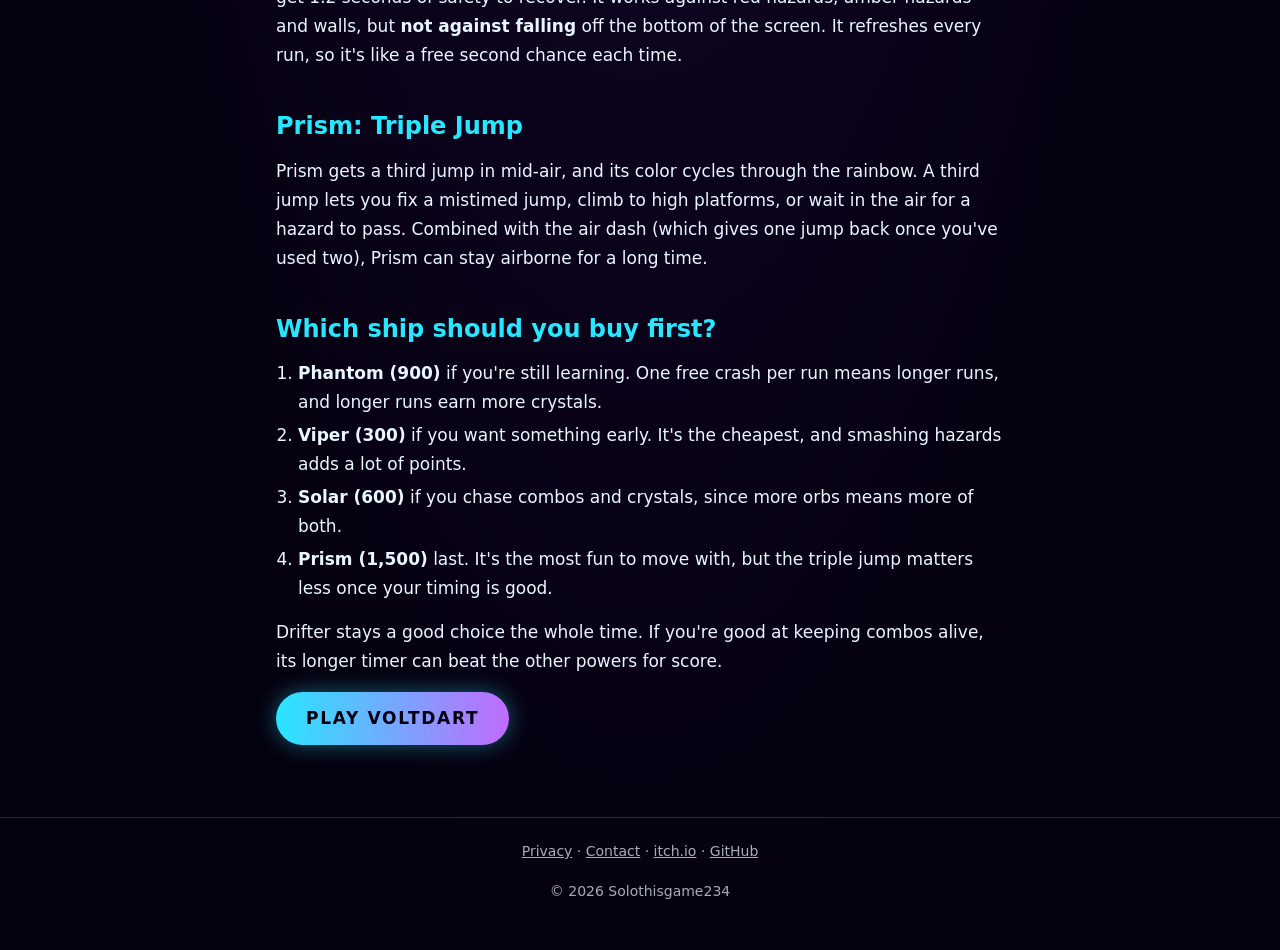
<file: guides/ship-powers.html>
<!DOCTYPE html>
<html lang="en">
<head>
<meta charset="utf-8">
<meta name="viewport" content="width=device-width,initial-scale=1">
<title>Voltdart ship powers explained: Drifter, Viper, Solar, Phantom and Prism</title>
<meta name="description" content="Every Voltdart ship and its power with exact numbers: combo timer, dash length and recharge, magnet range, shield and triple jump. Plus which ship to buy first.">
<meta name="google-adsense-account" content="ca-pub-7962215647782479">
<link rel="canonical" href="https://solothisgame234.github.io/guides/ship-powers.html">
<link rel="stylesheet" href="/style.css">
<script async src="https://pagead2.googlesyndication.com/pagead/js/adsbygoogle.js?client=ca-pub-7962215647782479" crossorigin="anonymous"></script>
</head>
<body>
<header class="top"><div class="in"><a class="brand" href="/">SOLOTHISGAME234</a><nav><a href="/games/voltdart.html">Play</a><a href="/guides.html" aria-current="page">Guides</a><a href="/devlog/">Devlog</a><a href="/about.html">About</a></nav></div></header>
<main class="read">
  <p class="crumb"><a href="/">Home</a> › <a href="/guides.html">Guides</a> › Ship powers</p>
  <h1>Ship powers explained</h1>
  <p class="meta">Updated 28 October 2026 · about 5 minutes to read</p>
  <p class="lead">Voltdart has five ships. They all handle the same way, but each one has a single power that changes how you play. Here's exactly what each power does, with the numbers from the game.</p>

  <div class="scroll"><table>
    <tr><th>Ship</th><th>Price</th><th>Power</th><th>Normal</th><th>With the power</th></tr>
    <tr><td>Drifter</td><td>Free</td><td>Combo Keeper</td><td>2.2 s combo timer</td><td>3.2 s combo timer</td></tr>
    <tr><td>Viper</td><td>300</td><td>Long Dash</td><td>0.22 s dash, 0.9 s recharge</td><td>0.31 s dash, 0.6 s recharge</td></tr>
    <tr><td>Solar</td><td>600</td><td>Super Magnet</td><td>orbs pulled from 130 units</td><td>orbs pulled from 240 units, and faster</td></tr>
    <tr><td>Phantom</td><td>900</td><td>Shield</td><td>any crash ends the run</td><td>the first crash of each run is blocked</td></tr>
    <tr><td>Prism</td><td>1,500</td><td>Triple Jump</td><td>2 jumps</td><td>3 jumps</td></tr>
  </table></div>
  <p>Prices are in crystals, which you earn by playing (see <a href="/guides/scoring-and-crystals.html">Scoring and crystals</a>). For scale, the playing area is 720 units tall and a full jump rises about 166 units.</p>

  <h2>Drifter: Combo Keeper</h2>
  <p>The starting ship. Its combo timer lasts 3.2 seconds instead of 2.2. That sounds small, but it's 45% more time, and it covers most of the quiet stretches between orb lines. Since the multiplier only rises every 5 pickups in a row, keeping a combo alive is what gets you to x5 and beyond. Drifter is a strong ship for high scores, not just a beginner ship.</p>

  <h2>Viper: Long Dash</h2>
  <p>Dashes last 40% longer (0.31 instead of 0.22 seconds) and recharge in 0.6 seconds instead of 0.9. In practice you can dash about one and a half times as often, and each dash carries you further. Because a dash keeps your height, a longer dash also crosses wider gaps. Viper is the best ship for smashing amber gates and drones, which are worth 30 and 50 points each, times your multiplier.</p>

  <h2>Solar: Super Magnet</h2>
  <p>Every ship pulls in orbs that pass close by. Solar's magnet reaches 240 units instead of 130, almost twice as far, and pulls a little faster. Orbs you would normally miss by a jump's width get collected anyway, which makes combos much easier to keep going. A caught orb always reaches the ship within a fraction of a second.</p>

  <h2>Phantom: Shield</h2>
  <p>Phantom starts every run with a shield, shown as a slowly turning hexagon around the ship. The first time you hit a hazard, the shield breaks instead of you, and you get 1.2 seconds of safety to recover. It works against red hazards, amber hazards and walls, but <b>not against falling</b> off the bottom of the screen. It refreshes every run, so it's like a free second chance each time.</p>

  <h2>Prism: Triple Jump</h2>
  <p>Prism gets a third jump in mid-air, and its color cycles through the rainbow. A third jump lets you fix a mistimed jump, climb to high platforms, or wait in the air for a hazard to pass. Combined with the air dash (which gives one jump back once you've used two), Prism can stay airborne for a long time.</p>

  <h2>Which ship should you buy first?</h2>
  <ol>
    <li><b>Phantom (900)</b> if you're still learning. One free crash per run means longer runs, and longer runs earn more crystals.</li>
    <li><b>Viper (300)</b> if you want something early. It's the cheapest, and smashing hazards adds a lot of points.</li>
    <li><b>Solar (600)</b> if you chase combos and crystals, since more orbs means more of both.</li>
    <li><b>Prism (1,500)</b> last. It's the most fun to move with, but the triple jump matters less once your timing is good.</li>
  </ol>
  <p>Drifter stays a good choice the whole time. If you're good at keeping combos alive, its longer timer can beat the other powers for score.</p>

  <p><a class="btn" href="/games/voltdart.html">PLAY VOLTDART</a></p>
</main>
<footer><p><a href="/privacy.html">Privacy</a> · <a href="/about.html#contact">Contact</a> · <a href="https://stgojo123.itch.io/voltdart">itch.io</a> · <a href="https://github.com/Solothisgame234">GitHub</a></p><p>© 2026 Solothisgame234</p></footer>
</body>
</html>
</file>
<file: style.css>
/* Shared styles for solothisgame234.github.io */
:root{--bg:#05010f;--panel:rgba(255,255,255,.04);--line:rgba(120,220,255,.22);--ink:#eaf6ff;--dim:rgba(234,246,255,.7);--c1:#29e6ff;--c2:#c06bff;--hot:#ff2f6e;--amb:#ffb020}
*{box-sizing:border-box;margin:0;padding:0}
html{scroll-behavior:smooth}
body{background:radial-gradient(ellipse at top,#1a0838 0,var(--bg) 640px) no-repeat,var(--bg);color:var(--ink);font:17px/1.7 ui-rounded,"Segoe UI",system-ui,-apple-system,Roboto,sans-serif}
a{color:var(--c1)}
a:hover{color:#8ff3ff}
img{max-width:100%;height:auto;display:block}

/* Header and navigation */
.top{position:sticky;top:0;z-index:10;background:rgba(5,1,15,.88);backdrop-filter:blur(8px);border-bottom:1px solid var(--line)}
.top .in{max-width:980px;margin:0 auto;padding:10px 16px;display:flex;align-items:center;gap:8px 18px;flex-wrap:wrap}
.brand{font-weight:900;letter-spacing:.14em;text-decoration:none;background:linear-gradient(90deg,var(--c1),var(--c2));-webkit-background-clip:text;background-clip:text;color:transparent}
nav{display:flex;gap:4px 16px;flex-wrap:wrap;margin-left:auto}
nav a{color:var(--dim);text-decoration:none;font-weight:700;font-size:15px}
nav a:hover,nav a[aria-current]{color:var(--c1)}

/* Layout */
main{max-width:980px;margin:0 auto;padding:36px 16px 56px}
main.read{max-width:760px}
h1{font-size:clamp(30px,6vw,46px);line-height:1.15;letter-spacing:.02em;margin-bottom:10px}
h2{font-size:24px;margin:36px 0 10px;color:var(--c1)}
h3{font-size:19px;margin:24px 0 6px}
p,ul,ol,table,pre,.box{margin:0 0 16px}
ul,ol{padding-left:22px}
li{margin:4px 0}
.lead{font-size:19px;color:var(--dim)}
.meta{font-size:14px;color:var(--dim);margin-bottom:22px}
.crumb{font-size:14px;margin-bottom:12px;color:var(--dim)}
.crumb a{color:var(--dim)}
code{font:15px ui-monospace,Consolas,monospace;background:rgba(255,255,255,.07);padding:1px 5px;border-radius:5px}
pre{background:rgba(255,255,255,.05);border:1px solid var(--line);border-radius:12px;padding:14px;overflow-x:auto}
pre code{background:none;padding:0}
table{width:100%;border-collapse:collapse;font-size:15px}
th,td{text-align:left;padding:8px 10px;border-bottom:1px solid rgba(255,255,255,.09);vertical-align:top}
th{color:var(--dim);font-weight:700}
.scroll{overflow-x:auto}
.red{color:var(--hot);font-weight:700}.amber{color:var(--amb);font-weight:700}
.box{border:1px solid var(--line);border-radius:14px;background:var(--panel);padding:16px 18px}
.box p:last-child{margin-bottom:0}

/* Buttons and cards */
.btn{display:inline-block;padding:12px 30px;border-radius:999px;background:linear-gradient(90deg,var(--c1),var(--c2));color:#05010f;font-weight:900;letter-spacing:.1em;text-decoration:none;box-shadow:0 0 22px rgba(41,230,255,.4)}
.btn:hover{color:#05010f;filter:brightness(1.1)}
.btn.ghost{background:none;color:var(--c1);border:1px solid var(--c1);box-shadow:none}
.cards{display:grid;grid-template-columns:repeat(auto-fill,minmax(260px,1fr));gap:14px;margin:0 0 16px}
.card{display:block;border:1px solid var(--line);border-radius:14px;background:var(--panel);padding:16px 18px;text-decoration:none;color:var(--ink)}
.card:hover{border-color:var(--c1);color:var(--ink)}
.card b{display:block;color:var(--c1);margin-bottom:4px}
.card span{font-size:15px;color:var(--dim)}

/* Hero and game frame */
.hero{display:grid;grid-template-columns:1.1fr 1fr;gap:26px;align-items:center;margin-bottom:12px}
.hero img{border-radius:14px;border:1px solid var(--line)}
@media (max-width:760px){.hero{grid-template-columns:1fr}}
.frame{position:relative;width:100%;aspect-ratio:3/2;border:1px solid var(--line);border-radius:14px;overflow:hidden;background:#000;margin:0 0 10px}
.frame iframe{position:absolute;inset:0;width:100%;height:100%;border:0}
figure{margin:0 0 18px}
figcaption{font-size:14px;color:var(--dim);margin-top:6px}

footer{border-top:1px solid var(--line);text-align:center;font-size:14px;color:var(--dim);padding:22px 16px 30px}
footer a{color:var(--dim)}
</file>
